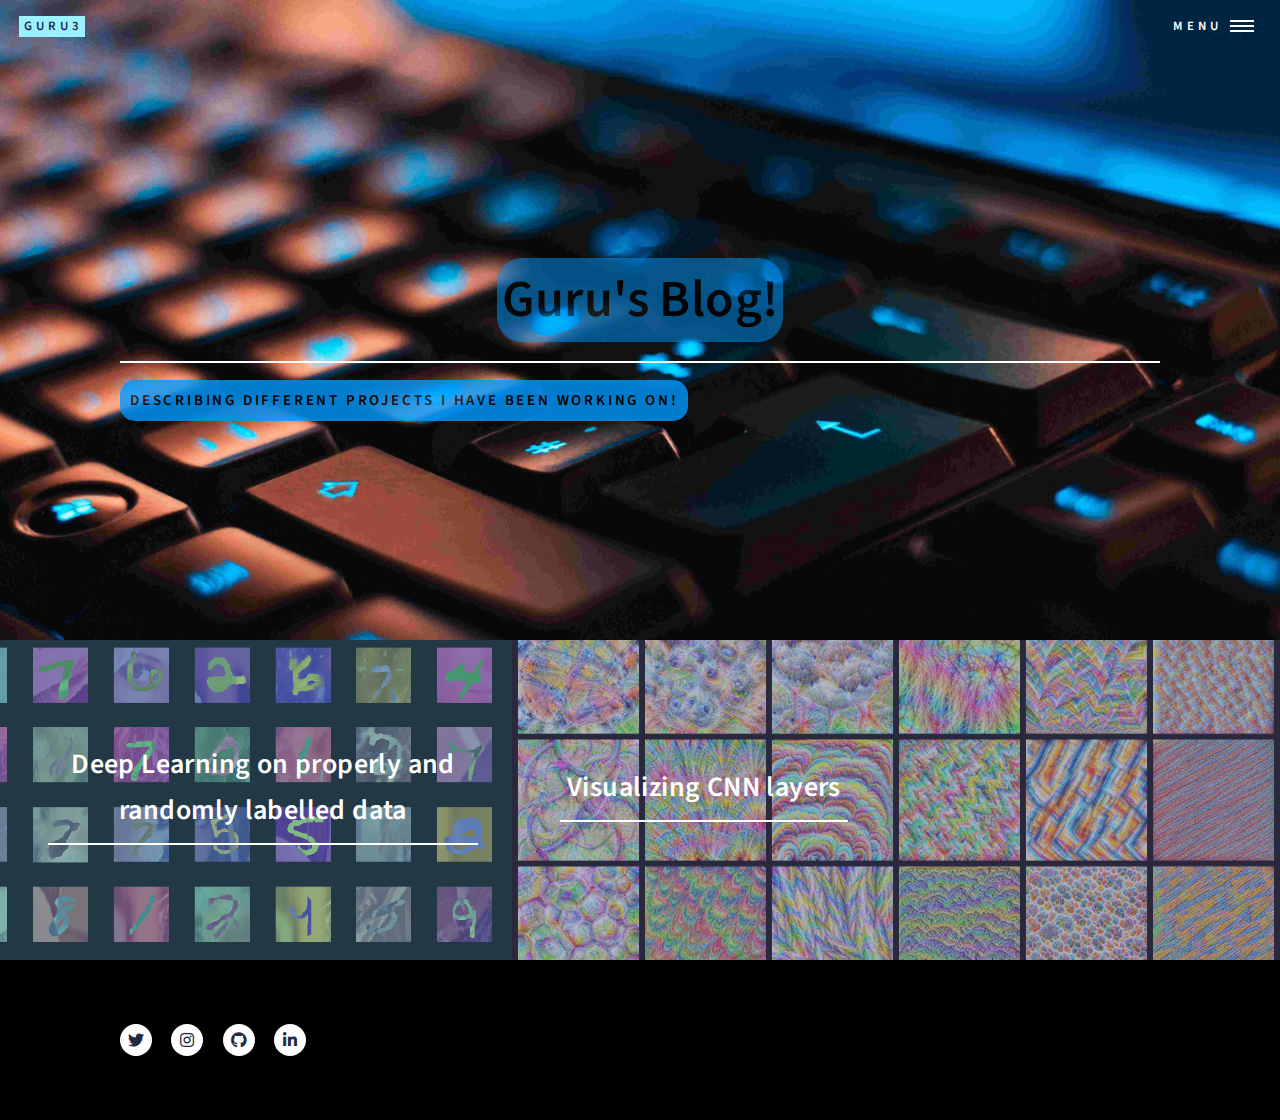
<file: index.html>
<!DOCTYPE HTML>
<!--
	Forty by HTML5 UP
	html5up.net | @ajlkn
	Free for personal and commercial use under the CCA 3.0 license (html5up.net/license)
-->
<html>
	<head>
		<title>Guru's blog</title>
		<meta charset="utf-8" />
		<meta name="viewport" content="width=device-width, initial-scale=1, user-scalable=no" />
		<link rel="stylesheet" href="assets/css/main.css" />
		<noscript><link rel="stylesheet" href="assets/css/noscript.css" /></noscript>
	</head>
	<body class="is-preload">

		<!-- Wrapper -->
			<div id="wrapper">

				<!-- Header -->
					<header id="header" style='background-color:inherit' class="alt">
						<a href="index.html" class="logo"><strong>guru3</strong></a>
						<nav>
							<a href="#menu">Menu</a>
						</nav>
					</header>

				<!-- Menu -->
					<nav id="menu">
						<ul class="links">
							<li><a href="index.html">Home</a></li>
							<li><a href="projects.html">Projects</a></li>
							<li><a href="thoughts.html">Thoughts</a></li>
							<li><a href="about.html">About</a></li>
						</ul>
					</nav>

				<!-- Banner -->
					<section id="banner" class="major">
						<div class="inner">
							<header class="major">
								<h1><span style='background-color:#0099FF;opacity:0.5;color:black;padding:5px;border-radius:25px;'>Guru's Blog!</span></h1>
								<p><span style='background-color:#0099FF;color:black;padding:10px;opacity:0.8;color:black;font-size:15px;border-radius:15px'>Describing different projects I have been working on!</span></p>
							</header>
						</div>
					</section>

				<!-- Main -->
					<div id="main">
						<!-- One -->
							<section id="one" class="tiles" style="background-color:black">
								<article>
									<span class="image">
										<img src="images/project1/mnist.png" alt="" />
									</span>
									<header class="major">
										<h3><a href="NN_about_learning.html" class="link">
											Deep Learning on properly and randomly labelled data</a></h3>
									</header>
								</article>
								<article>
									<span class="image">
										<img src="images/project2/cnnlayer.jpg" alt="" />
									</span>
									<header class="major">
										<h3><a href="visualzingCNNLayers.html" class="link">Visualizing CNN layers</a></h3>
									</header>
								</article>

							</section>

					</div>

				<!-- Footer -->
					<footer id="footer" style='background-color:black'>
						<div class="inner">
							<ul class="icons">
								<li><a href="https://www.twitter.com/guru3s" class="icon brands alt fa-twitter"><span class="label">Twitter</span></a></li>
								<li><a href="https://www.instagram.com/guru3s" class="icon brands alt fa-instagram"><span class="label">Instagram</span></a></li>
								<li><a href="https://www.github.com/guru3" class="icon brands alt fa-github"><span class="label">GitHub</span></a></li>
								<li><a href="https://www.linkedin.com/in/guru3s" class="icon brands alt fa-linkedin-in"><span class="label">LinkedIn</span></a></li>
							</ul>
						</div>
					</footer>

			</div>

		<!-- Scripts -->
			<script src="assets/js/jquery.min.js"></script>
			<script src="assets/js/jquery.scrolly.min.js"></script>
			<script src="assets/js/jquery.scrollex.min.js"></script>
			<script src="assets/js/browser.min.js"></script>
			<script src="assets/js/breakpoints.min.js"></script>
			<script src="assets/js/util.js"></script>
			<script src="assets/js/main.js"></script>

	</body>
</html>
</file>
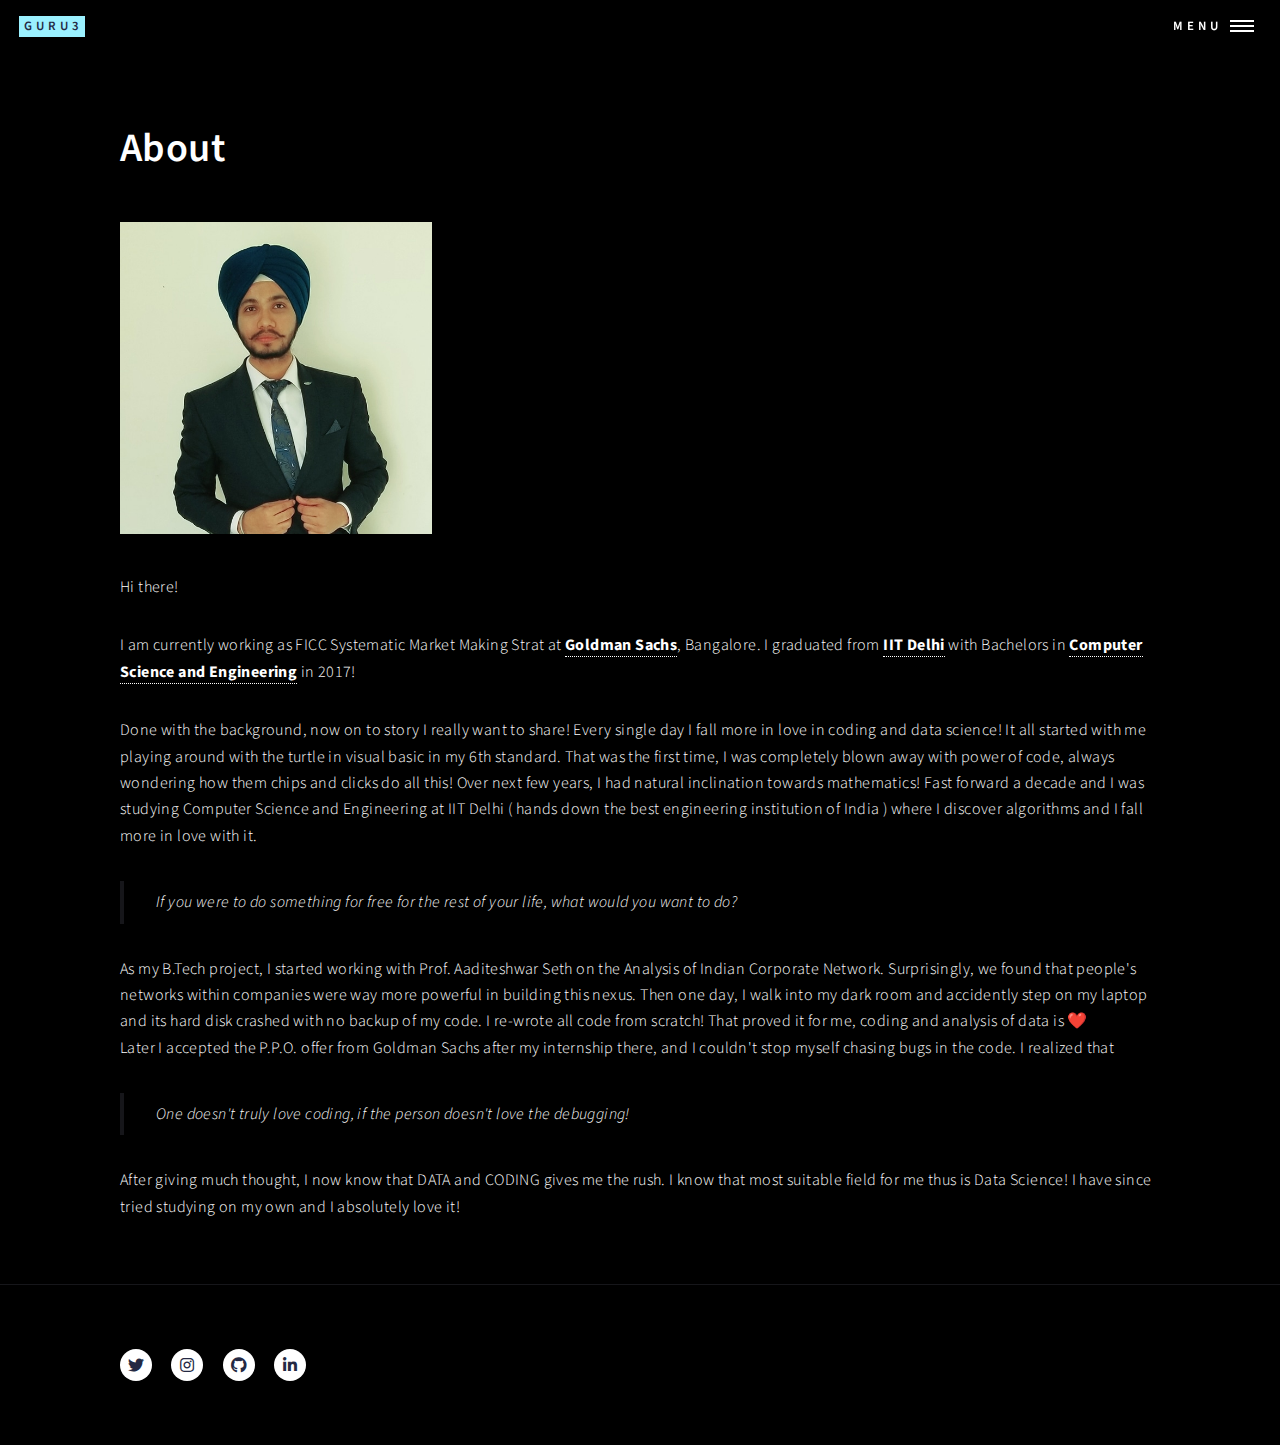
<file: about.html>
<!DOCTYPE HTML>

<html>
	<head>
		<title>About | Guru's blog</title>
		<meta charset="utf-8" />
		<meta name="viewport" content="width=device-width, initial-scale=1, user-scalable=no" />
		<link rel="stylesheet" href="assets/css/main.css" />
		<noscript><link rel="stylesheet" href="assets/css/noscript.css" /></noscript>
	</head>
	<body class="is-preload">

		<!-- Wrapper -->
			<div id="wrapper" style='background-color:black'>

				<!-- Header -->
					<header id="header" style='background-color:inherit'>
						<a href="index.html" class="logo"><strong>guru3</strong> </a>
						<nav>
							<a href="#menu">Menu</a>
						</nav>
					</header>

				<!-- Menu -->
					<nav id="menu">
						<ul class="links">
							<li><a href="index.html">Home</a></li>
							<li><a href="projects.html">Projects</a></li>
							<li><a href="thoughts.html">Thoughts</a></li>
							<li><a href="about.html">About</a></li>
						</ul>
					</nav>

				<!-- Main -->
					<div id="main" class="alt" style='background-color:black'>

						<!-- One -->
							<section id="one">
								<div class="inner">
									<h1 style='color:white'>About</h1>
									
									<span class="image main"><img src="images/mypic.jpg" alt="" /></span>
									<p>Hi there!</p>
									<p>I am currently working as FICC Systematic Market Making Strat at <a href="https://www.goldmansachs.com/"><span style='font-weight:bold'>Goldman Sachs</span></a>, Bangalore. I graduated from <a href="https://home.iitd.ac.in/"><span style='font-weight:bold'>IIT Delhi</span></a> with Bachelors in <a href="http://www.cse.iitd.ac.in/"><span style='font-weight:bold'>Computer Science and Engineering</span></a> in 2017!</p>
									<p>Done with the background, now on to story I really want to share! Every single day I fall more in love in coding and data science! It all started with me playing around with the turtle in visual basic in my 6th standard. That was the first time, I was completely blown away with power of code, always wondering how them chips and clicks do all this! Over next few years, I had natural inclination towards mathematics! Fast forward a decade and I was studying Computer Science and Engineering at IIT Delhi ( hands down the best engineering institution of India ) where I discover algorithms and I fall more in love with it.</p>
									<blockquote>If you were to do something for free for the rest of your life, what would you want to do?</blockquote>
									<p>As my B.Tech project, I started working with Prof. Aaditeshwar Seth on the Analysis of Indian Corporate Network. Surprisingly, we found that people's networks within companies were way 
									more powerful in building this nexus. Then one day, I walk into my dark room and accidently step on my laptop and its hard disk crashed with no backup of my code. I re-wrote all code from scratch! That proved it for me, coding and analysis of data is ❤️</br>
									Later I accepted the P.P.O. offer from Goldman Sachs after my internship there, and I couldn't stop myself chasing bugs in the code. I realized that
									<blockquote>One doesn't truly love coding, if the person doesn't love the debugging!</blockquote>
									<p>After giving much thought, I now know that DATA and CODING gives me the rush. I know that most suitable field for me thus is Data Science! I have since tried studying on my own and I absolutely love it!</p>
								</div>
							</section>

					</div>

				
				<!-- Footer -->
				<footer id="footer" style='background-color:black'>
					<div class="inner">
						<ul class="icons">
							<li><a href="https://www.twitter.com/guru3s" class="icon brands alt fa-twitter"><span class="label">Twitter</span></a></li>
							<li><a href="https://www.instagram.com/guru3s" class="icon brands alt fa-instagram"><span class="label">Instagram</span></a></li>
							<li><a href="https://www.github.com/guru3" class="icon brands alt fa-github"><span class="label">GitHub</span></a></li>
							<li><a href="https://www.linkedin.com/in/guru3s" class="icon brands alt fa-linkedin-in"><span class="label">LinkedIn</span></a></li>
						</ul>
					</div>
				</footer>

			</div>

		<!-- Scripts -->
			<script src="assets/js/jquery.min.js"></script>
			<script src="assets/js/jquery.scrolly.min.js"></script>
			<script src="assets/js/jquery.scrollex.min.js"></script>
			<script src="assets/js/browser.min.js"></script>
			<script src="assets/js/breakpoints.min.js"></script>
			<script src="assets/js/util.js"></script>
			<script src="assets/js/main.js"></script>

	</body>
</html>
</file>
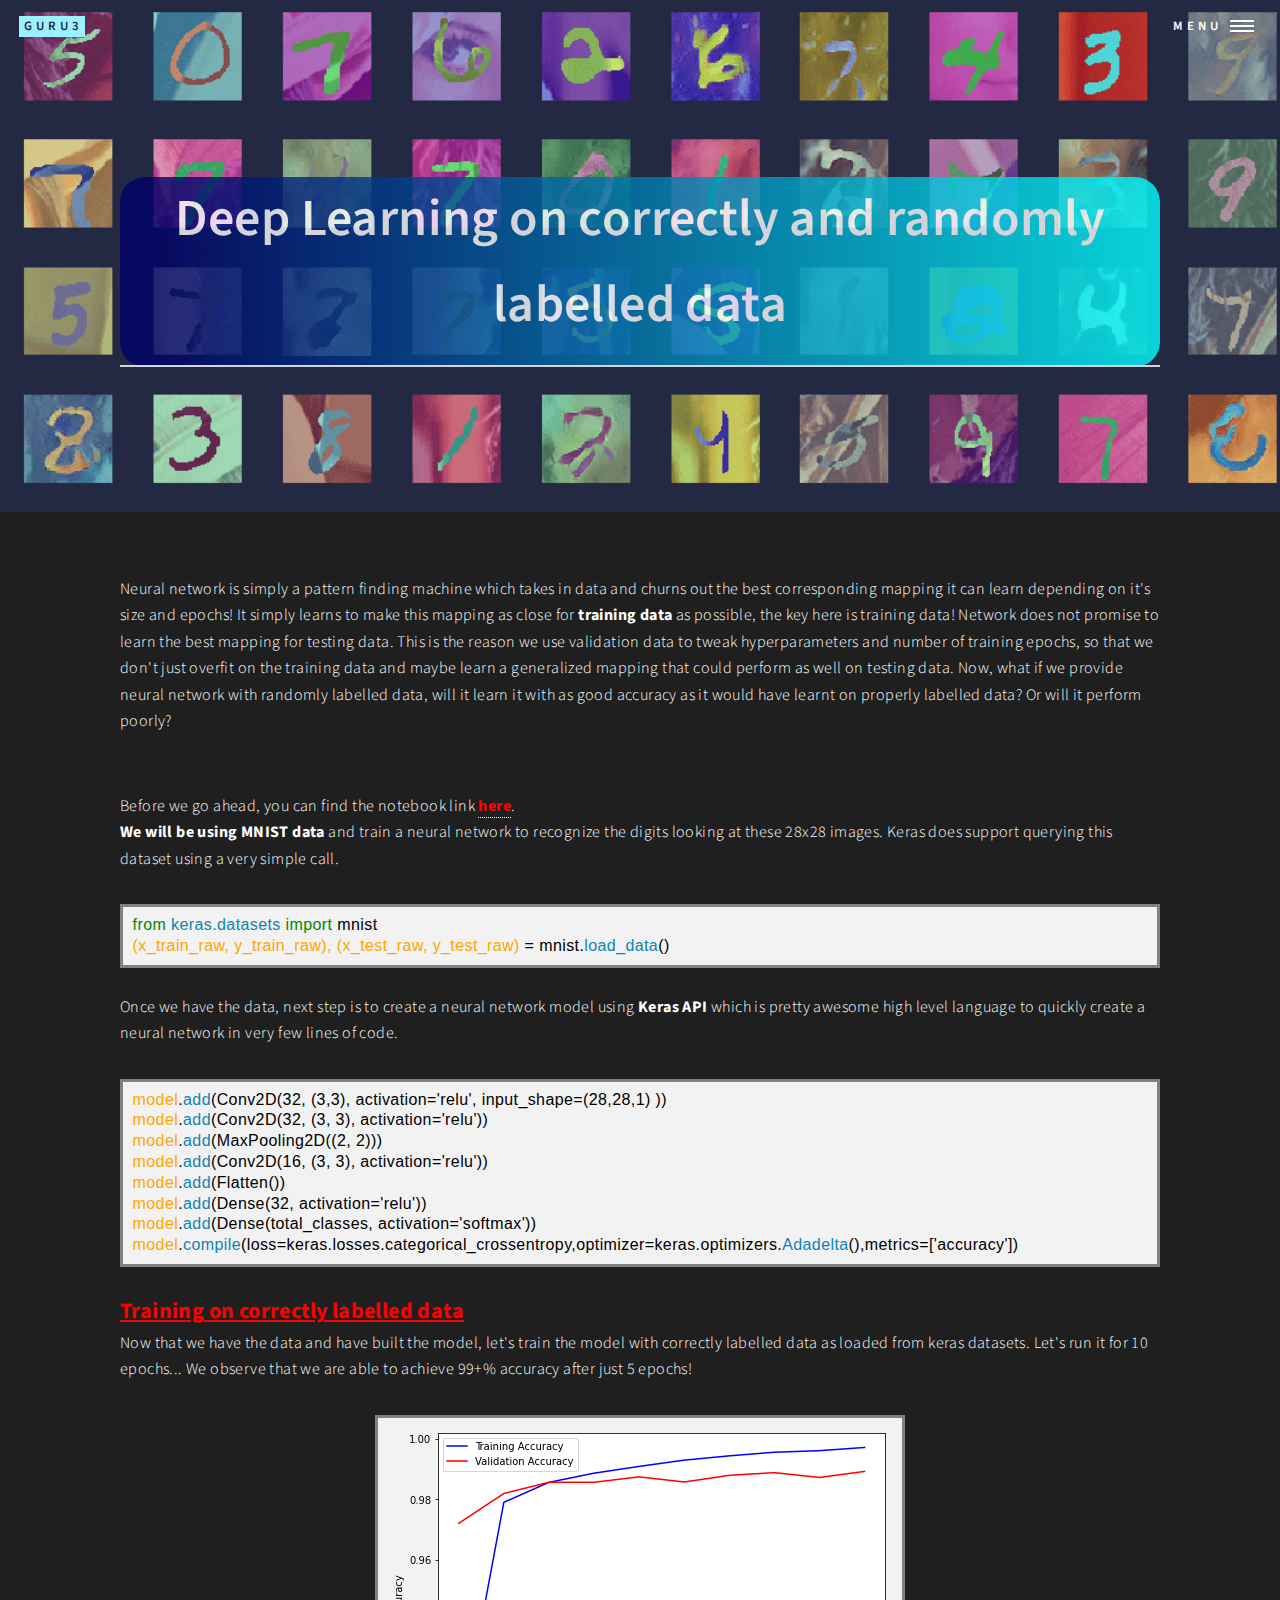
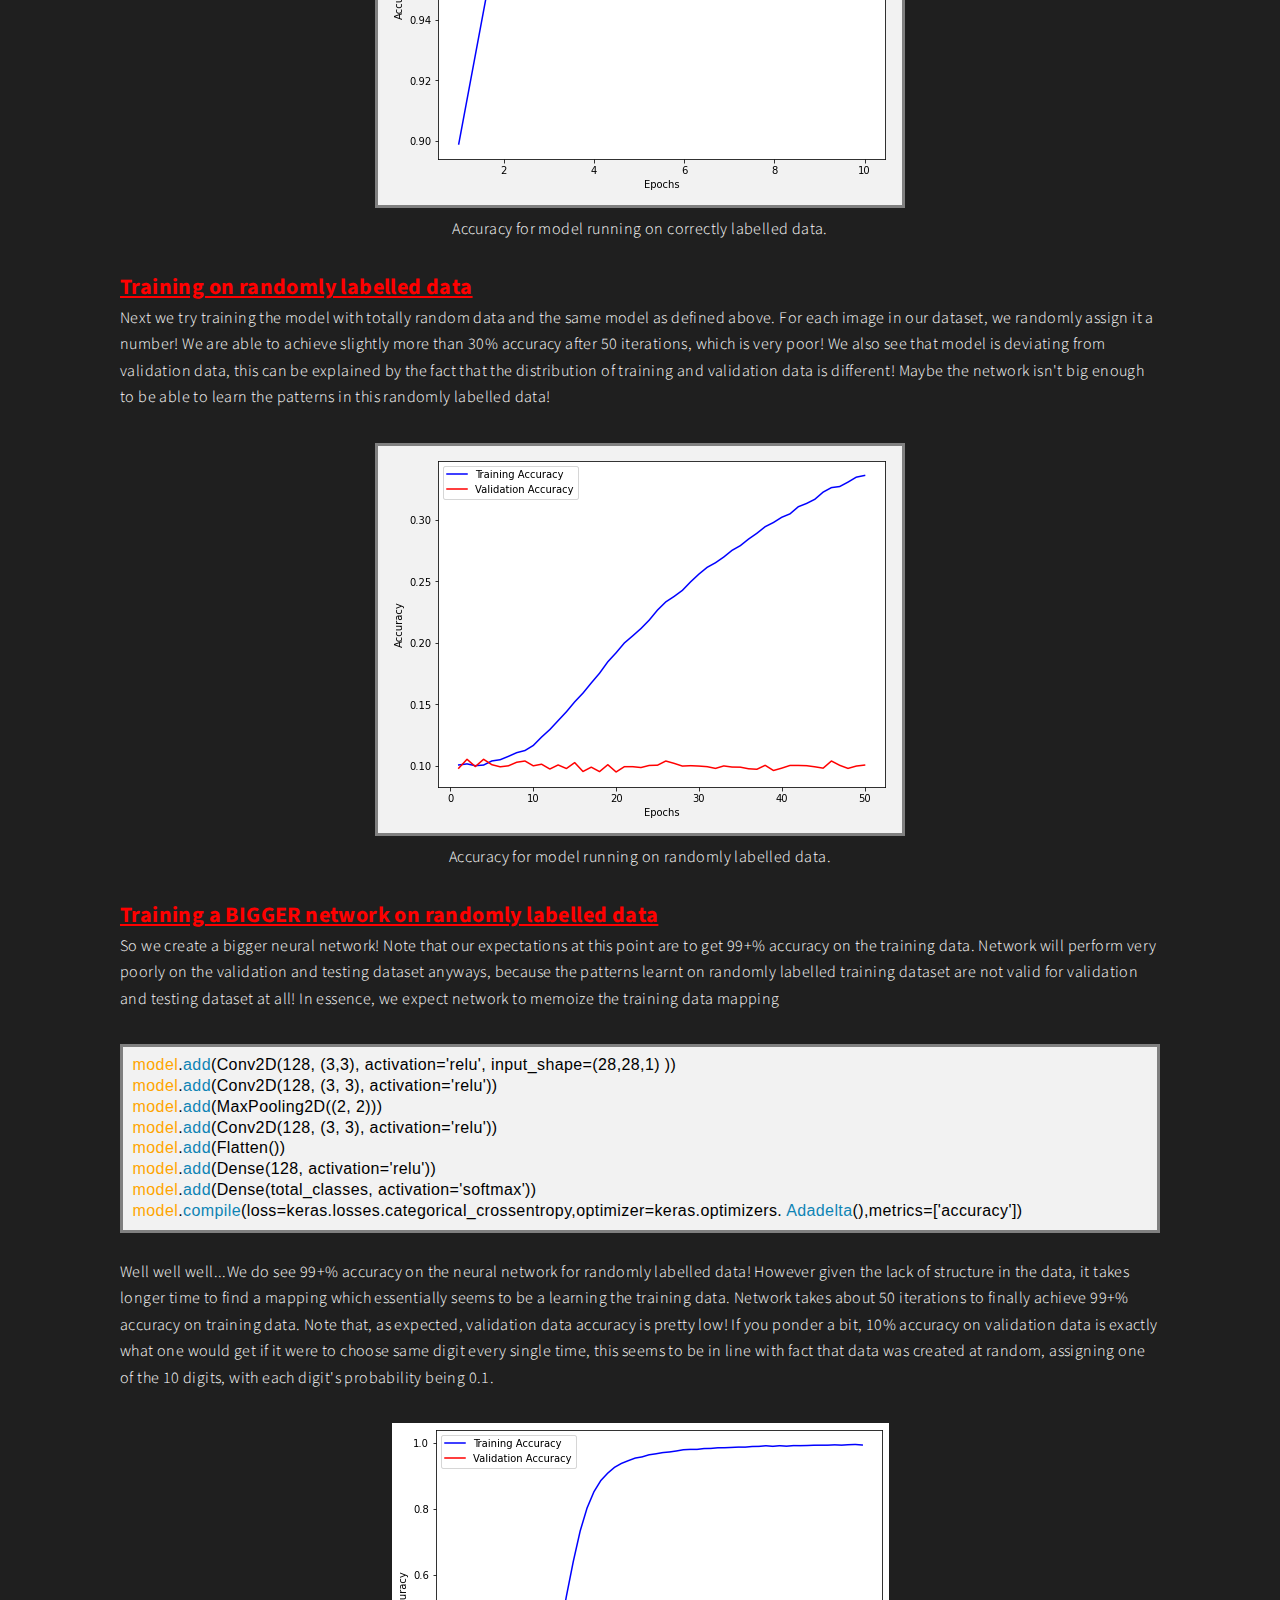
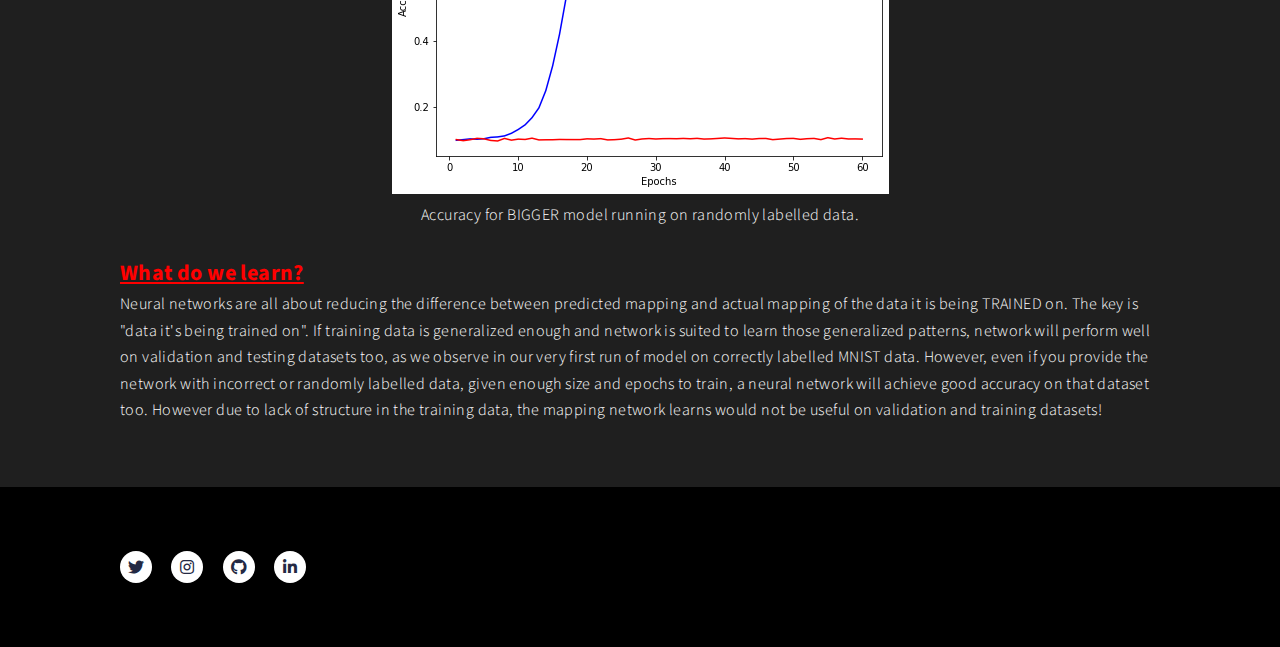
<file: NN_about_learning.html>
<!DOCTYPE HTML>
<!--
	Forty by HTML5 UP
	html5up.net | @ajlkn
	Free for personal and commercial use under the CCA 3.0 license (html5up.net/license)
-->
<html>
	<head>
		<title>Deep Learning on properly and randomly labelled data</title>
		<meta charset="utf-8" />
		<meta name="viewport" content="width=device-width, initial-scale=1, user-scalable=no" />
		<link rel="stylesheet" href="assets/css/main.css" />    
	<noscript><link rel="stylesheet" href="assets/css/noscript.css" /></noscript>
	</head>
	<body class="is-preload">

		<!-- Wrapper -->
			<div id="wrapper">

				<!-- Header -->
				<!-- Note: The "styleN" class below should match that of the banner element. -->
					<header id="header" style='background-color:inherit' class="alt style2;">
						<a href="index.html" class="logo"><strong>guru3</strong></a>
						<nav>
							<a href="#menu">Menu</a>
						</nav>
					</header>

				<!-- Menu -->
					<nav id="menu">
						<ul class="links">
							<li><a href="index.html">Home</a></li>
							<li><a href="projects.html">Projects</a></li>
							<li><a href="thoughts.html">Thoughts</a></li>
							<li><a href="about.html">About</a></li>
						</ul>
					</nav>

				<!-- Banner -->
				<!-- Note: The "styleN" class below should match that of the header element. -->
					<section id="banner" class="style2">
						<div class="inner">
							<span class="image">
								<img src="images/project1/mnist.png" alt=""/>
							</span>
							<header class="major" style='background:linear-gradient(to left, #00ffff 0%, #000066 97%);border-radius:25px;opacity:0.8'>
								<h1>Deep Learning on correctly and randomly labelled data</h1>
							</header>
						</div>
					</section>

				<!-- Main -->
					<div id="main" style='background:#1F1F1F;color:white'>

						<!-- One -->
							<section id="one">
								<div class="inner">
									<p>Neural network is simply a pattern finding machine which takes in data and churns out the best corresponding mapping it can learn depending on it's size and epochs! It simply learns to make this mapping as close for <span class=emphasizedtext>training data</span> as possible, the key here is training data! Network does not promise to learn the best mapping for testing data. This is the reason we use validation data to tweak hyperparameters and number of training epochs, so that we don't just overfit on the training data and maybe learn a generalized mapping that could perform as well on testing data. Now, what if we provide neural network with randomly labelled data, will it learn it with as good accuracy as it would have learnt on properly labelled data? Or will it perform poorly?</p>
									</br>

									<p>Before we go ahead, you can find the notebook link <a href="https://github.com/guru3/ML-Insights/blob/master/3.%20Deep%20Learning%20on%20properly%20and%20randomly%20labelled%20data.ipynb"><span style='color:red;font-weight:bold'>here</span></a>.</br>

									<span class=emphasizedtext>We will be using MNIST data</span> and train a neural network to recognize the digits looking at these 28x28 images. Keras does support querying this dataset using a very simple call.
									
									<div class=codeBlock>
									<span class=codeKeyword>from</span> <span class=codeFunction>keras.datasets</span> <span class=codeKeyword>import</span> mnist</br>
									<span class=codeVariable>(x_train_raw, y_train_raw), (x_test_raw, y_test_raw)</span><span class=codeGeneral> = mnist.<span class=codeFunction>load_data</span>()</span>
									</div></br>
									
									Once we have the data, next step is to create a neural network model using <span class=emphasizedtext>Keras API</span> which is pretty awesome high level language to quickly create a neural network in very few lines of code.</br></p>

									<p>
										<div class=codeBlock>
										<span class=codeVariable>model</span>.<span class=codeFunction>add</span>(Conv2D(32, (3,3), activation='relu', input_shape=(28,28,1) ))</br>
										<span class=codeVariable>model</span>.<span class=codeFunction>add</span>(Conv2D(32, (3, 3), activation='relu'))</br>
										<span class=codeVariable>model</span>.<span class=codeFunction>add</span>(MaxPooling2D((2, 2)))</br>
										<span class=codeVariable>model</span>.<span class=codeFunction>add</span>(Conv2D(16, (3, 3), activation='relu'))</br>
										<span class=codeVariable>model</span>.<span class=codeFunction>add</span>(Flatten())</br>
										<span class=codeVariable>model</span>.<span class=codeFunction>add</span>(Dense(32, activation='relu'))</br>
										<span class=codeVariable>model</span>.<span class=codeFunction>add</span>(Dense(total_classes, activation='softmax'))</br>
										<span class=codeVariable>model</span>.<span class=codeFunction>compile</span>(loss=keras.losses.categorical_crossentropy,optimizer=keras.optimizers.<span class=codeFunction>Adadelta</span>(),metrics=['accuracy'])</br>
										</div></br>

										<span class=subsectionHeader>Training on correctly labelled data</span></br>
										Now that we have the data and have built the model, let's train the model with correctly labelled data as loaded from keras datasets. Let's run it for 10 epochs...
										We observe that we are able to achieve 99+% accuracy after just 5 epochs!
									</p>
								
								 <figure>
  								<center><img src="images/project1/graph1.png" alt="Accuracy graph using correct data" class=plot>
  								<figcaption>Accuracy for model running on correctly labelled data.</figcaption></center></br>
								</figure> 


								<p>
								<span class=subsectionHeader>Training on randomly labelled data</span></br>
									Next we try training the model with totally random data and the same model as defined above. For each image in our dataset, we randomly assign it a number! We are able to achieve slightly more than 30% accuracy after 50 iterations, which is very poor! We also see that model is deviating from validation data, this can be explained by the fact that the distribution of training and validation data is different! Maybe the network isn't big enough to be able to learn the patterns in this randomly labelled data!</p>
								<figure>
  								<center><img src="images/project1/graph2.png" alt="Accuracy graph using randomly labelled data" class=plot>
								<figcaption>Accuracy for model running on randomly labelled data.</figcaption></center></br>
								</figure> 

								<p>
									<span class=subsectionHeader>Training a BIGGER network on randomly labelled data</span></br>
									So we create a bigger neural network! Note that our expectations at this point are to get 99+% accuracy on the training data. Network will perform very poorly on the validation and testing dataset anyways, because the patterns learnt on randomly labelled training dataset are not valid for validation and testing dataset at all! In essence, we expect network to memoize the training data mapping</p>
									<div class=codeBlock>
									<span class=codeVariable>model</span>.<span class=codeFunction>add</span>(Conv2D(128, (3,3), activation='relu', input_shape=(28,28,1) ))</br>
									<span class=codeVariable>model</span>.<span class=codeFunction>add</span>(Conv2D(128, (3, 3), activation='relu'))</br>
									<span class=codeVariable>model</span>.<span class=codeFunction>add</span>(MaxPooling2D((2, 2)))</br>
									<span class=codeVariable>model</span>.<span class=codeFunction>add</span>(Conv2D(128, (3, 3), activation='relu'))</br>
									<span class=codeVariable>model</span>.<span class=codeFunction>add</span>(Flatten())</br>
									<span class=codeVariable>model</span>.<span class=codeFunction>add</span>(Dense(128, activation='relu'))</br>
									<span class=codeVariable>model</span>.<span class=codeFunction>add</span>(Dense(total_classes, activation='softmax'))</br>
									<span class=codeVariable>model</span>.<span class=codeFunction>compile</span>(loss=keras.losses.categorical_crossentropy,optimizer=keras.optimizers.<span class=codeFunction>	Adadelta</span>(),metrics=['accuracy'])</br>
									</div></br>

								<p> Well well well...We do see 99+% accuracy on the neural network for randomly labelled data! However given the lack of structure in the data, it takes longer time to find a mapping which essentially seems to be a learning the training data. Network takes about 50 iterations to finally achieve 99+% accuracy on training data. Note that, as expected, validation data accuracy is pretty low! If you ponder a bit, 10% accuracy on validation data is exactly what one would get if it were to choose same digit every single time, this seems to be in line with fact that data was created at random, assigning one of the 10 digits, with each digit's probability being 0.1.</p>
								<figure>
  								<center><img src="images/project1/graph3.png" alt="Accuracy graph using randomly labelled data" style='background-color:white;'>
								<figcaption>Accuracy for BIGGER model running on randomly labelled data.</figcaption></center></br>
								</figure> 
			
								<p> <span class=subsectionHeader>What do we learn?</span></br>
								Neural networks are all about reducing the difference between predicted mapping and actual mapping of the data it is being TRAINED on. The key is "data it's being trained on". If training data is generalized enough and network is suited to learn those generalized patterns, network will perform well on validation and testing datasets too, as we observe in our very first run of model on correctly labelled MNIST data. However, even if you provide the network with incorrect or randomly labelled data, given enough size and epochs to train, a neural network will achieve good accuracy on that dataset too. However due to lack of structure in the training data, the mapping network learns would not be useful on validation and training datasets!
								</div>
							</section>


					</div>

				<!-- Footer -->
					<footer id="footer" style='background-color:black'>
						<div class="inner">
							<ul class="icons">
								<li><a href="https://www.twitter.com/guru3s" class="icon brands alt fa-twitter"><span class="label">Twitter</span></a></li>
								<li><a href="https://www.instagram.com/guru3s" class="icon brands alt fa-instagram"><span class="label">Instagram</span></a></li>
								<li><a href="https://www.github.com/guru3" class="icon brands alt fa-github"><span class="label">GitHub</span></a></li>
								<li><a href="https://www.linkedin.com/in/guru3s" class="icon brands alt fa-linkedin-in"><span class="label">LinkedIn</span></a></li>
							</ul>
						</div>
					</footer>

			</div>

		<!-- Scripts -->
			<script src="assets/js/jquery.min.js"></script>
			<script src="assets/js/jquery.scrolly.min.js"></script>
			<script src="assets/js/jquery.scrollex.min.js"></script>
			<script src="assets/js/browser.min.js"></script>
			<script src="assets/js/breakpoints.min.js"></script>
			<script src="assets/js/util.js"></script>
			<script src="assets/js/main.js"></script>

	</body>
</html>
</file>
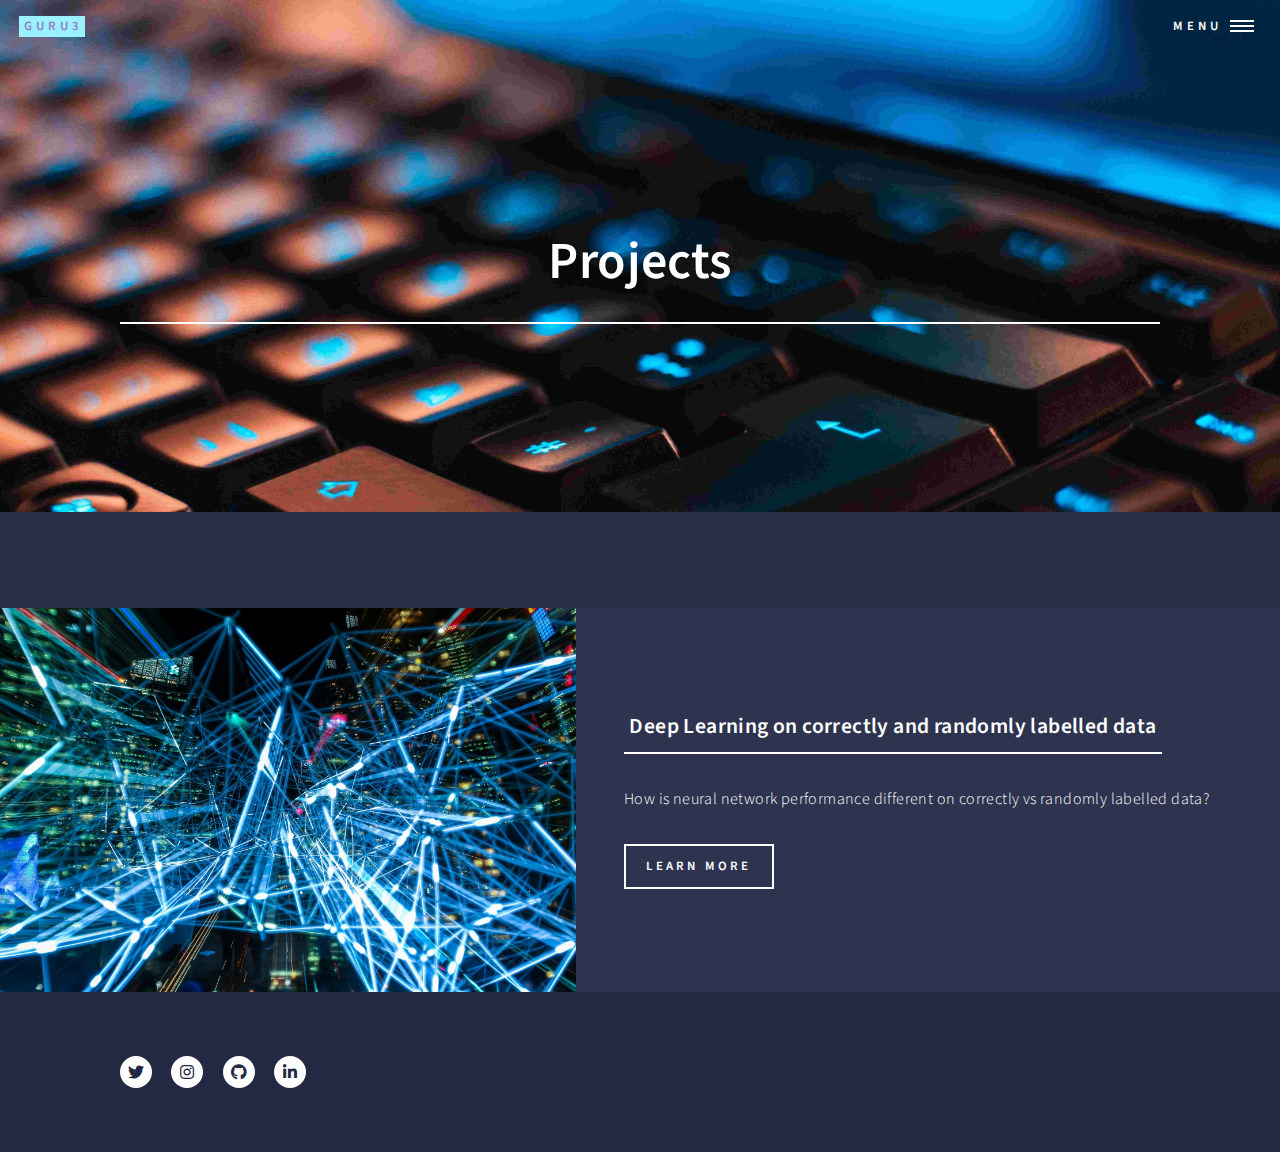
<file: projects.html>
<!DOCTYPE HTML>
<!--
	Forty by HTML5 UP
	html5up.net | @ajlkn
	Free for personal and commercial use under the CCA 3.0 license (html5up.net/license)
-->
<html>
	<head>
		<title>Projects | Guru's blog</title>
		<meta charset="utf-8" />
		<meta name="viewport" content="width=device-width, initial-scale=1, user-scalable=no" />
		<link rel="stylesheet" href="assets/css/main.css" />
		<noscript><link rel="stylesheet" href="assets/css/noscript.css" /></noscript>
	</head>
	<body class="is-preload">

		<!-- Wrapper -->
			<div id="wrapper">

				<!-- Header -->
				<!-- Note: The "styleN" class below should match that of the banner element. -->
					<header id="header" class="alt style2">
						<a href="index.html" class="logo"><strong>guru3</strong></a>
						<nav>
							<a href="#menu">Menu</a>
						</nav>
					</header>

				<!-- Menu -->
					<nav id="menu">
						<ul class="links">
							<li><a href="index.html">Home</a></li>
							<li><a href="projects.html">Projects</a></li>
							<li><a href="thoughts.html">Thoughts</a></li>
							<li><a href="about.html">About</a></li>
						</ul>
					</nav>

				<!-- Banner -->
				<!-- Note: The "styleN" class below should match that of the header element. -->
					<section id="banner" class="style1">
						<div class="inner">
							<span class="image">
								<img src="images/projects.jpg" alt="" />
							</span>
							<header class="major">
								<h1>Projects</h1>
							</header>
						</div>
					</section>

				<!-- Main -->
					<div id="main">

						<section id="one"><div class="inner"></div></section>

							<section id="two" class="spotlights">
								
								<section>
									<a href="NN_about_learning.html" class="image">
										<img src="images/pic07.jpg" alt="" data-position="center center" />
									</a>
									<div class="content">
										<div class="inner">
											<header class="major">
												<h3>Deep Learning on correctly and randomly labelled data</h3>
											</header>
											<p>How is neural network performance different on correctly vs randomly labelled data?</p>
											<ul class="actions">
												<li><a href="NN_about_learning.html" class="button">Learn more</a></li>
											</ul>
										</div>
									</div>
								</section>

								<!-- <section>
									<a href="project2.html" class="image">
										<img src="images/pic09.jpg" alt="" data-position="top center" />
									</a>
									<div class="content">
										<div class="inner">
											<header class="major">
												<h3>Rhoncus magna</h3>
											</header>
											<p>Nullam et orci eu lorem consequat tincidunt vivamus et sagittis magna sed nunc rhoncus condimentum sem. In efficitur ligula tate urna. Maecenas massa sed magna lacinia magna pellentesque lorem ipsum dolor. Nullam et orci eu lorem consequat tincidunt. Vivamus et sagittis tempus.</p>
											<ul class="actions">
												<li><a href="project2.html" class="button">Learn more</a></li>
											</ul>
										</div>
									</div>
								</section> -->

							</section>

					</div>

					<!-- Footer -->
					<footer id="footer">
						<div class="inner">
							<ul class="icons">
								<li><a href="https://www.twitter.com/guru3s" class="icon brands alt fa-twitter"><span class="label">Twitter</span></a></li>
								<li><a href="https://www.instagram.com/guru3s" class="icon brands alt fa-instagram"><span class="label">Instagram</span></a></li>
								<li><a href="https://www.github.com/guru3" class="icon brands alt fa-github"><span class="label">GitHub</span></a></li>
								<li><a href="https://www.linkedin.com/in/guru3s" class="icon brands alt fa-linkedin-in"><span class="label">LinkedIn</span></a></li>
							</ul>
						</div>
					</footer>

			</div>

		<!-- Scripts -->
			<script src="assets/js/jquery.min.js"></script>
			<script src="assets/js/jquery.scrolly.min.js"></script>
			<script src="assets/js/jquery.scrollex.min.js"></script>
			<script src="assets/js/browser.min.js"></script>
			<script src="assets/js/breakpoints.min.js"></script>
			<script src="assets/js/util.js"></script>
			<script src="assets/js/main.js"></script>

	</body>
</html>
</file>
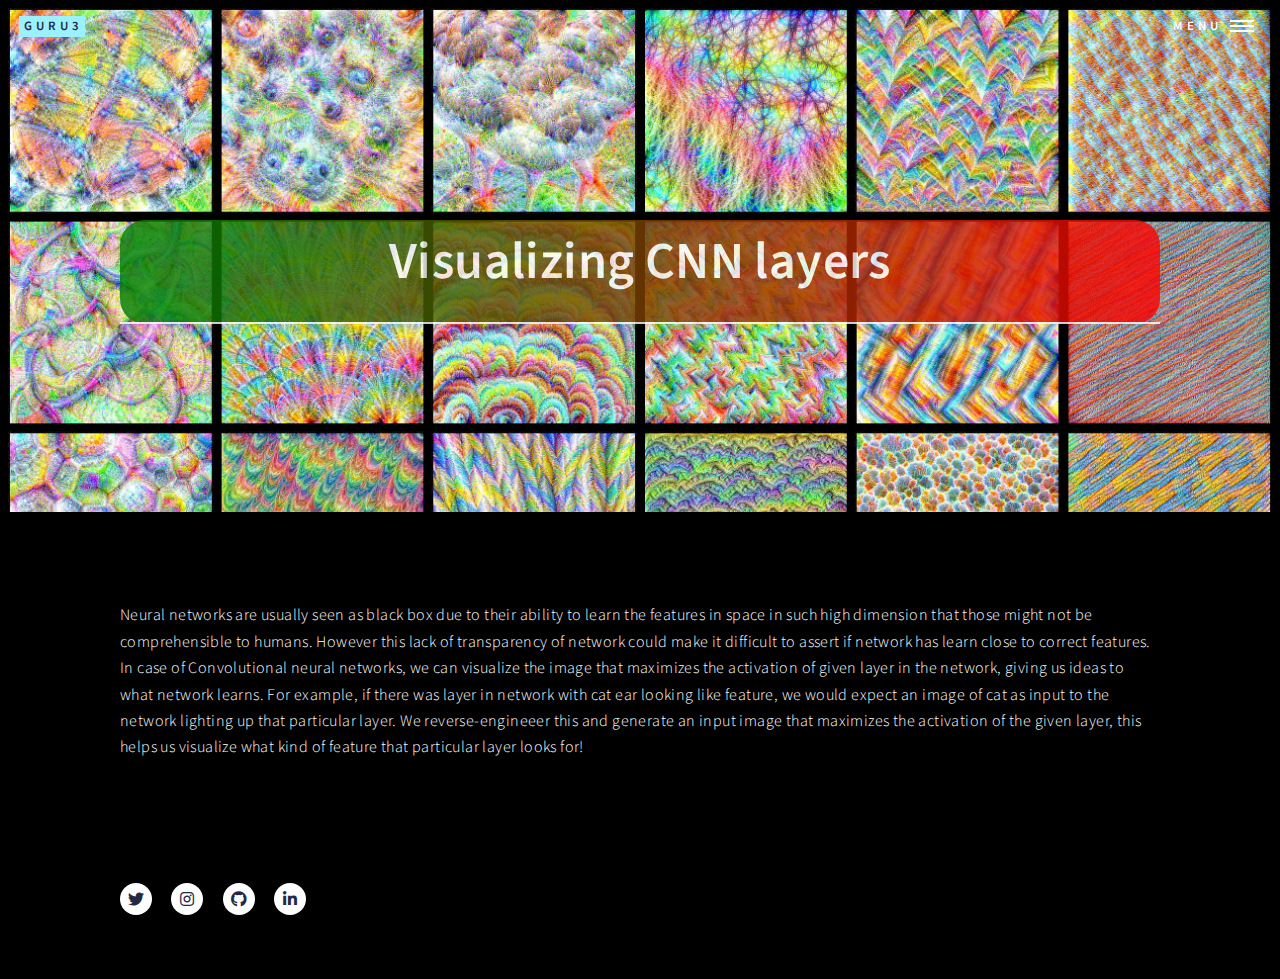
<file: visualzingCNNLayers.html>
<!DOCTYPE HTML>
<!--
	Forty by HTML5 UP
	html5up.net | @ajlkn
	Free for personal and commercial use under the CCA 3.0 license (html5up.net/license)
-->
<html>
	<head>
		<title>Deep Learning on properly and randomly labelled data</title>
		<meta charset="utf-8" />
		<meta name="viewport" content="width=device-width, initial-scale=1, user-scalable=no" />
		<link rel="stylesheet" href="assets/css/main.css" />    
	<noscript><link rel="stylesheet" href="assets/css/noscript.css" /></noscript>
	</head>
	<body class="is-preload">

		<!-- Wrapper -->
			<div id="wrapper">

				<!-- Header -->
				<!-- Note: The "styleN" class below should match that of the banner element. -->
					<header id="header" style='background-color:inherit' class="alt style2;">
						<a href="index.html" class="logo"><strong>guru3</strong></a>
						<nav>
							<a href="#menu">Menu</a>
						</nav>
					</header>

				<!-- Menu -->
					<nav id="menu">
						<ul class="links">
							<li><a href="index.html">Home</a></li>
							<li><a href="projects.html">Projects</a></li>
							<li><a href="thoughts.html">Thoughts</a></li>
							<li><a href="about.html">About</a></li>
						</ul>
					</nav>

				<!-- Banner -->
				<!-- Note: The "styleN" class below should match that of the header element. -->
					<section id="banner" class="style2">
						<div class="inner">
							<span class="image">
								<img src="images/project2/cnnlayer.jpg" alt="" />
							</span>
							<header class="major" style='background:linear-gradient(to left, red 0%, green 97%);border-radius:25px;opacity:0.8'>
								<h1>Visualizing CNN layers</h1>
							</header>
						</div>
					</section>

				<!-- Main -->
					<div id="main" style='background:black;'>

						<!-- One -->
							<section id="one">
								<div class="inner">
									</br>
									Neural networks are usually seen as black box due to their ability to learn the features in space in such high dimension that those might not be comprehensible to humans. However this lack of transparency of network could make it difficult to assert if network has learn close to correct features. In case of Convolutional neural networks, we can visualize the image that maximizes the activation of given layer in the network, giving us ideas to what network learns. For example, if there was layer in network with cat ear looking like feature, we would expect an image of cat as input to the network lighting up that particular layer. We reverse-engineeer this and generate an input image that maximizes the activation of the given layer, this helps us visualize what kind of feature that particular layer looks for!
									</br></br>
								</div>
							</section>


					</div>

				<!-- Footer -->
					<footer id="footer" style='background-color:black'>
						<div class="inner">
							<ul class="icons">
								<li><a href="https://www.twitter.com/guru3s" class="icon brands alt fa-twitter"><span class="label">Twitter</span></a></li>
								<li><a href="https://www.instagram.com/guru3s" class="icon brands alt fa-instagram"><span class="label">Instagram</span></a></li>
								<li><a href="https://www.github.com/guru3" class="icon brands alt fa-github"><span class="label">GitHub</span></a></li>
								<li><a href="https://www.linkedin.com/in/guru3s" class="icon brands alt fa-linkedin-in"><span class="label">LinkedIn</span></a></li>
							</ul>
						</div>
					</footer>

			</div>

		<!-- Scripts -->
			<script src="assets/js/jquery.min.js"></script>
			<script src="assets/js/jquery.scrolly.min.js"></script>
			<script src="assets/js/jquery.scrollex.min.js"></script>
			<script src="assets/js/browser.min.js"></script>
			<script src="assets/js/breakpoints.min.js"></script>
			<script src="assets/js/util.js"></script>
			<script src="assets/js/main.js"></script>

	</body>
</html>
</file>
<file: assets/css/noscript.css>
/*
	Forty by HTML5 UP
	html5up.net | @ajlkn
	Free for personal and commercial use under the CCA 3.0 license (html5up.net/license)
*/

/* Banner */

	body.is-preload #banner:after {
		opacity: 0.85;
	}

	body.is-preload #banner > .inner {
		-moz-filter: none;
		-webkit-filter: none;
		-ms-filter: none;
		filter: none;
		-moz-transform: none;
		-webkit-transform: none;
		-ms-transform: none;
		transform: none;
		opacity: 1;
	}
</file>
<file: assets/css/main.css>
@import url(fontawesome-all.min.css);
@import url("https://fonts.googleapis.com/css?family=Source+Sans+Pro:300,300italic,600,600italic");

/*
	Forty by HTML5 UP
	html5up.net | @ajlkn
	Free for personal and commercial use under the CCA 3.0 license (html5up.net/license)
*/

html, body, div, span, applet, object,
iframe, h1, h2, h3, h4, h5, h6, p, blockquote,
pre, a, abbr, acronym, address, big, cite,
code, del, dfn, em, img, ins, kbd, q, s, samp,
small, strike, strong, sub, sup, tt, var, b,
u, i, center, dl, dt, dd, ol, ul, li, fieldset,
form, label, legend, table, caption, tbody,
tfoot, thead, tr, th, td, article, aside,
canvas, details, embed, figure, figcaption,
footer, header, hgroup, menu, nav, output, ruby,
section, summary, time, mark, audio, video {
	margin: 0;
	padding: 0;
	border: 0;
	font-size: 100%;
	font: inherit;
	vertical-align: baseline;}

article, aside, details, figcaption, figure,
footer, header, hgroup, menu, nav, section {
	display: block;}

body {
	line-height: 1;
}

ol, ul {
	list-style: none;
}

blockquote, q {
	quotes: none;
}

	blockquote:before, blockquote:after, q:before, q:after {
		content: '';
		content: none;
	}

table {
	border-collapse: collapse;
	border-spacing: 0;
}

body {
	-webkit-text-size-adjust: none;
}

mark {
	background-color: transparent;
	color: inherit;
}

input::-moz-focus-inner {
	border: 0;
	padding: 0;
}

input, select, textarea {
	-moz-appearance: none;
	-webkit-appearance: none;
	-ms-appearance: none;
	appearance: none;
}

/* Basic */

	@-ms-viewport {
		width: device-width;
	}

	body {
		-ms-overflow-style: scrollbar;
	}

	@media screen and (max-width: 480px) {

		html, body {
			min-width: 320px;
		}

	}

	html {
		box-sizing: border-box;
	}

	*, *:before, *:after {
		box-sizing: inherit;
	}

	body {
		background: #242943;
	}

		body.is-preload *, body.is-preload *:before, body.is-preload *:after {
			-moz-animation: none !important;
			-webkit-animation: none !important;
			-ms-animation: none !important;
			animation: none !important;
			-moz-transition: none !important;
			-webkit-transition: none !important;
			-ms-transition: none !important;
			transition: none !important;
		}

/* Type */

	body, input, select, textarea {
		color: #ffffff;
		font-family: "Source Sans Pro", Helvetica, sans-serif;
		font-size: 17pt;
		font-weight: 300;
		letter-spacing: 0.025em;
		line-height: 1.65;
	}

		@media screen and (max-width: 1680px) {

			body, input, select, textarea {
				font-size: 14pt;
			}

		}

		@media screen and (max-width: 1280px) {

			body, input, select, textarea {
				font-size: 12pt;
			}

		}

		@media screen and (max-width: 360px) {

			body, input, select, textarea {
				font-size: 11pt;
			}

		}

	a {
		-moz-transition: color 0.2s ease-in-out, border-bottom-color 0.2s ease-in-out;
		-webkit-transition: color 0.2s ease-in-out, border-bottom-color 0.2s ease-in-out;
		-ms-transition: color 0.2s ease-in-out, border-bottom-color 0.2s ease-in-out;
		transition: color 0.2s ease-in-out, border-bottom-color 0.2s ease-in-out;
		border-bottom: dotted 1px;
		color: inherit;
		text-decoration: none;
	}

		a:hover {
			border-bottom-color: transparent;
			color: #9bf1ff !important;
		}

		a:active {
			color: #53e3fb !important;
		}

	strong, b {
		color: #ffffff;
		font-weight: 600;
	}

	em, i {
		font-style: italic;
	}

	p {
		margin: 0 0 2em 0;
	}

	h1, h2, h3, h4, h5, h6 {
		color: #ffffff;
		font-weight: 600;
		line-height: 1.65;
		margin: 0 0 1em 0;
	}

		h1 a, h2 a, h3 a, h4 a, h5 a, h6 a {
			color: inherit;
			border-bottom: 0;
		}

	h1 {
		font-size: 2.5em;
	}

	h2 {
		font-size: 1.75em;
	}

	h3 {
		font-size: 1.35em;
	}

	h4 {
		font-size: 1.1em;
	}

	h5 {
		font-size: 0.9em;
	}

	h6 {
		font-size: 0.7em;
	}

	@media screen and (max-width: 736px) {

		h1 {
			font-size: 2em;
		}

		h2 {
			font-size: 1.5em;
		}

		h3 {
			font-size: 1.25em;
		}

	}

	sub {
		font-size: 0.8em;
		position: relative;
		top: 0.5em;
	}

	sup {
		font-size: 0.8em;
		position: relative;
		top: -0.5em;
	}

	blockquote {
		border-left: solid 4px rgba(212, 212, 255, 0.1);
		font-style: italic;
		margin: 0 0 2em 0;
		padding: 0.5em 0 0.5em 2em;
	}

	code {
		background: rgba(212, 212, 255, 0.035);
		font-family: "Courier New", monospace;
		font-size: 0.9em;
		margin: 0 0.25em;
		padding: 0.25em 0.65em;
	}

	pre {
		-webkit-overflow-scrolling: touch;
		font-family: "Courier New", monospace;
		font-size: 0.9em;
		margin: 0 0 2em 0;
	}

		pre code {
			display: block;
			line-height: 1.75;
			padding: 1em 1.5em;
			overflow-x: auto;
		}

	hr {
		border: 0;
		border-bottom: solid 1px rgba(212, 212, 255, 0.1);
		margin: 2em 0;
	}

		hr.major {
			margin: 3em 0;
		}

	.align-left {
		text-align: left;
	}

	.align-center {
		text-align: center;
	}

	.align-right {
		text-align: right;
	}

/* Row */

	.row {
		display: flex;
		flex-wrap: wrap;
		box-sizing: border-box;
		align-items: stretch;
	}

		.row > * {
			box-sizing: border-box;
		}

		.row.gtr-uniform > * > :last-child {
			margin-bottom: 0;
		}

		.row.aln-left {
			justify-content: flex-start;
		}

		.row.aln-center {
			justify-content: center;
		}

		.row.aln-right {
			justify-content: flex-end;
		}

		.row.aln-top {
			align-items: flex-start;
		}

		.row.aln-middle {
			align-items: center;
		}

		.row.aln-bottom {
			align-items: flex-end;
		}

		.row > .imp {
			order: -1;
		}

		.row > .col-1 {
			width: 8.33333%;
		}

		.row > .off-1 {
			margin-left: 8.33333%;
		}

		.row > .col-2 {
			width: 16.66667%;
		}

		.row > .off-2 {
			margin-left: 16.66667%;
		}

		.row > .col-3 {
			width: 25%;
		}

		.row > .off-3 {
			margin-left: 25%;
		}

		.row > .col-4 {
			width: 33.33333%;
		}

		.row > .off-4 {
			margin-left: 33.33333%;
		}

		.row > .col-5 {
			width: 41.66667%;
		}

		.row > .off-5 {
			margin-left: 41.66667%;
		}

		.row > .col-6 {
			width: 50%;
		}

		.row > .off-6 {
			margin-left: 50%;
		}

		.row > .col-7 {
			width: 58.33333%;
		}

		.row > .off-7 {
			margin-left: 58.33333%;
		}

		.row > .col-8 {
			width: 66.66667%;
		}

		.row > .off-8 {
			margin-left: 66.66667%;
		}

		.row > .col-9 {
			width: 75%;
		}

		.row > .off-9 {
			margin-left: 75%;
		}

		.row > .col-10 {
			width: 83.33333%;
		}

		.row > .off-10 {
			margin-left: 83.33333%;
		}

		.row > .col-11 {
			width: 91.66667%;
		}

		.row > .off-11 {
			margin-left: 91.66667%;
		}

		.row > .col-12 {
			width: 100%;
		}

		.row > .off-12 {
			margin-left: 100%;
		}

		.row.gtr-0 {
			margin-top: 0;
			margin-left: 0em;
		}

			.row.gtr-0 > * {
				padding: 0 0 0 0em;
			}

			.row.gtr-0.gtr-uniform {
				margin-top: 0em;
			}

				.row.gtr-0.gtr-uniform > * {
					padding-top: 0em;
				}

		.row.gtr-25 {
			margin-top: 0;
			margin-left: -0.5em;
		}

			.row.gtr-25 > * {
				padding: 0 0 0 0.5em;
			}

			.row.gtr-25.gtr-uniform {
				margin-top: -0.5em;
			}

				.row.gtr-25.gtr-uniform > * {
					padding-top: 0.5em;
				}

		.row.gtr-50 {
			margin-top: 0;
			margin-left: -1em;
		}

			.row.gtr-50 > * {
				padding: 0 0 0 1em;
			}

			.row.gtr-50.gtr-uniform {
				margin-top: -1em;
			}

				.row.gtr-50.gtr-uniform > * {
					padding-top: 1em;
				}

		.row {
			margin-top: 0;
			margin-left: -2em;
		}

			.row > * {
				padding: 0 0 0 2em;
			}

			.row.gtr-uniform {
				margin-top: -2em;
			}

				.row.gtr-uniform > * {
					padding-top: 2em;
				}

		.row.gtr-150 {
			margin-top: 0;
			margin-left: -3em;
		}

			.row.gtr-150 > * {
				padding: 0 0 0 3em;
			}

			.row.gtr-150.gtr-uniform {
				margin-top: -3em;
			}

				.row.gtr-150.gtr-uniform > * {
					padding-top: 3em;
				}

		.row.gtr-200 {
			margin-top: 0;
			margin-left: -4em;
		}

			.row.gtr-200 > * {
				padding: 0 0 0 4em;
			}

			.row.gtr-200.gtr-uniform {
				margin-top: -4em;
			}

				.row.gtr-200.gtr-uniform > * {
					padding-top: 4em;
				}

		@media screen and (max-width: 1680px) {

			.row {
				display: flex;
				flex-wrap: wrap;
				box-sizing: border-box;
				align-items: stretch;
			}

				.row > * {
					box-sizing: border-box;
				}

				.row.gtr-uniform > * > :last-child {
					margin-bottom: 0;
				}

				.row.aln-left {
					justify-content: flex-start;
				}

				.row.aln-center {
					justify-content: center;
				}

				.row.aln-right {
					justify-content: flex-end;
				}

				.row.aln-top {
					align-items: flex-start;
				}

				.row.aln-middle {
					align-items: center;
				}

				.row.aln-bottom {
					align-items: flex-end;
				}

				.row > .imp-xlarge {
					order: -1;
				}

				.row > .col-1-xlarge {
					width: 8.33333%;
				}

				.row > .off-1-xlarge {
					margin-left: 8.33333%;
				}

				.row > .col-2-xlarge {
					width: 16.66667%;
				}

				.row > .off-2-xlarge {
					margin-left: 16.66667%;
				}

				.row > .col-3-xlarge {
					width: 25%;
				}

				.row > .off-3-xlarge {
					margin-left: 25%;
				}

				.row > .col-4-xlarge {
					width: 33.33333%;
				}

				.row > .off-4-xlarge {
					margin-left: 33.33333%;
				}

				.row > .col-5-xlarge {
					width: 41.66667%;
				}

				.row > .off-5-xlarge {
					margin-left: 41.66667%;
				}

				.row > .col-6-xlarge {
					width: 50%;
				}

				.row > .off-6-xlarge {
					margin-left: 50%;
				}

				.row > .col-7-xlarge {
					width: 58.33333%;
				}

				.row > .off-7-xlarge {
					margin-left: 58.33333%;
				}

				.row > .col-8-xlarge {
					width: 66.66667%;
				}

				.row > .off-8-xlarge {
					margin-left: 66.66667%;
				}

				.row > .col-9-xlarge {
					width: 75%;
				}

				.row > .off-9-xlarge {
					margin-left: 75%;
				}

				.row > .col-10-xlarge {
					width: 83.33333%;
				}

				.row > .off-10-xlarge {
					margin-left: 83.33333%;
				}

				.row > .col-11-xlarge {
					width: 91.66667%;
				}

				.row > .off-11-xlarge {
					margin-left: 91.66667%;
				}

				.row > .col-12-xlarge {
					width: 100%;
				}

				.row > .off-12-xlarge {
					margin-left: 100%;
				}

				.row.gtr-0 {
					margin-top: 0;
					margin-left: 0em;
				}

					.row.gtr-0 > * {
						padding: 0 0 0 0em;
					}

					.row.gtr-0.gtr-uniform {
						margin-top: 0em;
					}

						.row.gtr-0.gtr-uniform > * {
							padding-top: 0em;
						}

				.row.gtr-25 {
					margin-top: 0;
					margin-left: -0.5em;
				}

					.row.gtr-25 > * {
						padding: 0 0 0 0.5em;
					}

					.row.gtr-25.gtr-uniform {
						margin-top: -0.5em;
					}

						.row.gtr-25.gtr-uniform > * {
							padding-top: 0.5em;
						}

				.row.gtr-50 {
					margin-top: 0;
					margin-left: -1em;
				}

					.row.gtr-50 > * {
						padding: 0 0 0 1em;
					}

					.row.gtr-50.gtr-uniform {
						margin-top: -1em;
					}

						.row.gtr-50.gtr-uniform > * {
							padding-top: 1em;
						}

				.row {
					margin-top: 0;
					margin-left: -2em;
				}

					.row > * {
						padding: 0 0 0 2em;
					}

					.row.gtr-uniform {
						margin-top: -2em;
					}

						.row.gtr-uniform > * {
							padding-top: 2em;
						}

				.row.gtr-150 {
					margin-top: 0;
					margin-left: -3em;
				}

					.row.gtr-150 > * {
						padding: 0 0 0 3em;
					}

					.row.gtr-150.gtr-uniform {
						margin-top: -3em;
					}

						.row.gtr-150.gtr-uniform > * {
							padding-top: 3em;
						}

				.row.gtr-200 {
					margin-top: 0;
					margin-left: -4em;
				}

					.row.gtr-200 > * {
						padding: 0 0 0 4em;
					}

					.row.gtr-200.gtr-uniform {
						margin-top: -4em;
					}

						.row.gtr-200.gtr-uniform > * {
							padding-top: 4em;
						}

		}

		@media screen and (max-width: 1280px) {

			.row {
				display: flex;
				flex-wrap: wrap;
				box-sizing: border-box;
				align-items: stretch;
			}

				.row > * {
					box-sizing: border-box;
				}

				.row.gtr-uniform > * > :last-child {
					margin-bottom: 0;
				}

				.row.aln-left {
					justify-content: flex-start;
				}

				.row.aln-center {
					justify-content: center;
				}

				.row.aln-right {
					justify-content: flex-end;
				}

				.row.aln-top {
					align-items: flex-start;
				}

				.row.aln-middle {
					align-items: center;
				}

				.row.aln-bottom {
					align-items: flex-end;
				}

				.row > .imp-large {
					order: -1;
				}

				.row > .col-1-large {
					width: 8.33333%;
				}

				.row > .off-1-large {
					margin-left: 8.33333%;
				}

				.row > .col-2-large {
					width: 16.66667%;
				}

				.row > .off-2-large {
					margin-left: 16.66667%;
				}

				.row > .col-3-large {
					width: 25%;
				}

				.row > .off-3-large {
					margin-left: 25%;
				}

				.row > .col-4-large {
					width: 33.33333%;
				}

				.row > .off-4-large {
					margin-left: 33.33333%;
				}

				.row > .col-5-large {
					width: 41.66667%;
				}

				.row > .off-5-large {
					margin-left: 41.66667%;
				}

				.row > .col-6-large {
					width: 50%;
				}

				.row > .off-6-large {
					margin-left: 50%;
				}

				.row > .col-7-large {
					width: 58.33333%;
				}

				.row > .off-7-large {
					margin-left: 58.33333%;
				}

				.row > .col-8-large {
					width: 66.66667%;
				}

				.row > .off-8-large {
					margin-left: 66.66667%;
				}

				.row > .col-9-large {
					width: 75%;
				}

				.row > .off-9-large {
					margin-left: 75%;
				}

				.row > .col-10-large {
					width: 83.33333%;
				}

				.row > .off-10-large {
					margin-left: 83.33333%;
				}

				.row > .col-11-large {
					width: 91.66667%;
				}

				.row > .off-11-large {
					margin-left: 91.66667%;
				}

				.row > .col-12-large {
					width: 100%;
				}

				.row > .off-12-large {
					margin-left: 100%;
				}

				.row.gtr-0 {
					margin-top: 0;
					margin-left: 0em;
				}

					.row.gtr-0 > * {
						padding: 0 0 0 0em;
					}

					.row.gtr-0.gtr-uniform {
						margin-top: 0em;
					}

						.row.gtr-0.gtr-uniform > * {
							padding-top: 0em;
						}

				.row.gtr-25 {
					margin-top: 0;
					margin-left: -0.375em;
				}

					.row.gtr-25 > * {
						padding: 0 0 0 0.375em;
					}

					.row.gtr-25.gtr-uniform {
						margin-top: -0.375em;
					}

						.row.gtr-25.gtr-uniform > * {
							padding-top: 0.375em;
						}

				.row.gtr-50 {
					margin-top: 0;
					margin-left: -0.75em;
				}

					.row.gtr-50 > * {
						padding: 0 0 0 0.75em;
					}

					.row.gtr-50.gtr-uniform {
						margin-top: -0.75em;
					}

						.row.gtr-50.gtr-uniform > * {
							padding-top: 0.75em;
						}

				.row {
					margin-top: 0;
					margin-left: -1.5em;
				}

					.row > * {
						padding: 0 0 0 1.5em;
					}

					.row.gtr-uniform {
						margin-top: -1.5em;
					}

						.row.gtr-uniform > * {
							padding-top: 1.5em;
						}

				.row.gtr-150 {
					margin-top: 0;
					margin-left: -2.25em;
				}

					.row.gtr-150 > * {
						padding: 0 0 0 2.25em;
					}

					.row.gtr-150.gtr-uniform {
						margin-top: -2.25em;
					}

						.row.gtr-150.gtr-uniform > * {
							padding-top: 2.25em;
						}

				.row.gtr-200 {
					margin-top: 0;
					margin-left: -3em;
				}

					.row.gtr-200 > * {
						padding: 0 0 0 3em;
					}

					.row.gtr-200.gtr-uniform {
						margin-top: -3em;
					}

						.row.gtr-200.gtr-uniform > * {
							padding-top: 3em;
						}

		}

		@media screen and (max-width: 980px) {

			.row {
				display: flex;
				flex-wrap: wrap;
				box-sizing: border-box;
				align-items: stretch;
			}

				.row > * {
					box-sizing: border-box;
				}

				.row.gtr-uniform > * > :last-child {
					margin-bottom: 0;
				}

				.row.aln-left {
					justify-content: flex-start;
				}

				.row.aln-center {
					justify-content: center;
				}

				.row.aln-right {
					justify-content: flex-end;
				}

				.row.aln-top {
					align-items: flex-start;
				}

				.row.aln-middle {
					align-items: center;
				}

				.row.aln-bottom {
					align-items: flex-end;
				}

				.row > .imp-medium {
					order: -1;
				}

				.row > .col-1-medium {
					width: 8.33333%;
				}

				.row > .off-1-medium {
					margin-left: 8.33333%;
				}

				.row > .col-2-medium {
					width: 16.66667%;
				}

				.row > .off-2-medium {
					margin-left: 16.66667%;
				}

				.row > .col-3-medium {
					width: 25%;
				}

				.row > .off-3-medium {
					margin-left: 25%;
				}

				.row > .col-4-medium {
					width: 33.33333%;
				}

				.row > .off-4-medium {
					margin-left: 33.33333%;
				}

				.row > .col-5-medium {
					width: 41.66667%;
				}

				.row > .off-5-medium {
					margin-left: 41.66667%;
				}

				.row > .col-6-medium {
					width: 50%;
				}

				.row > .off-6-medium {
					margin-left: 50%;
				}

				.row > .col-7-medium {
					width: 58.33333%;
				}

				.row > .off-7-medium {
					margin-left: 58.33333%;
				}

				.row > .col-8-medium {
					width: 66.66667%;
				}

				.row > .off-8-medium {
					margin-left: 66.66667%;
				}

				.row > .col-9-medium {
					width: 75%;
				}

				.row > .off-9-medium {
					margin-left: 75%;
				}

				.row > .col-10-medium {
					width: 83.33333%;
				}

				.row > .off-10-medium {
					margin-left: 83.33333%;
				}

				.row > .col-11-medium {
					width: 91.66667%;
				}

				.row > .off-11-medium {
					margin-left: 91.66667%;
				}

				.row > .col-12-medium {
					width: 100%;
				}

				.row > .off-12-medium {
					margin-left: 100%;
				}

				.row.gtr-0 {
					margin-top: 0;
					margin-left: 0em;
				}

					.row.gtr-0 > * {
						padding: 0 0 0 0em;
					}

					.row.gtr-0.gtr-uniform {
						margin-top: 0em;
					}

						.row.gtr-0.gtr-uniform > * {
							padding-top: 0em;
						}

				.row.gtr-25 {
					margin-top: 0;
					margin-left: -0.375em;
				}

					.row.gtr-25 > * {
						padding: 0 0 0 0.375em;
					}

					.row.gtr-25.gtr-uniform {
						margin-top: -0.375em;
					}

						.row.gtr-25.gtr-uniform > * {
							padding-top: 0.375em;
						}

				.row.gtr-50 {
					margin-top: 0;
					margin-left: -0.75em;
				}

					.row.gtr-50 > * {
						padding: 0 0 0 0.75em;
					}

					.row.gtr-50.gtr-uniform {
						margin-top: -0.75em;
					}

						.row.gtr-50.gtr-uniform > * {
							padding-top: 0.75em;
						}

				.row {
					margin-top: 0;
					margin-left: -1.5em;
				}

					.row > * {
						padding: 0 0 0 1.5em;
					}

					.row.gtr-uniform {
						margin-top: -1.5em;
					}

						.row.gtr-uniform > * {
							padding-top: 1.5em;
						}

				.row.gtr-150 {
					margin-top: 0;
					margin-left: -2.25em;
				}

					.row.gtr-150 > * {
						padding: 0 0 0 2.25em;
					}

					.row.gtr-150.gtr-uniform {
						margin-top: -2.25em;
					}

						.row.gtr-150.gtr-uniform > * {
							padding-top: 2.25em;
						}

				.row.gtr-200 {
					margin-top: 0;
					margin-left: -3em;
				}

					.row.gtr-200 > * {
						padding: 0 0 0 3em;
					}

					.row.gtr-200.gtr-uniform {
						margin-top: -3em;
					}

						.row.gtr-200.gtr-uniform > * {
							padding-top: 3em;
						}

		}

		@media screen and (max-width: 736px) {

			.row {
				display: flex;
				flex-wrap: wrap;
				box-sizing: border-box;
				align-items: stretch;
			}

				.row > * {
					box-sizing: border-box;
				}

				.row.gtr-uniform > * > :last-child {
					margin-bottom: 0;
				}

				.row.aln-left {
					justify-content: flex-start;
				}

				.row.aln-center {
					justify-content: center;
				}

				.row.aln-right {
					justify-content: flex-end;
				}

				.row.aln-top {
					align-items: flex-start;
				}

				.row.aln-middle {
					align-items: center;
				}

				.row.aln-bottom {
					align-items: flex-end;
				}

				.row > .imp-small {
					order: -1;
				}

				.row > .col-1-small {
					width: 8.33333%;
				}

				.row > .off-1-small {
					margin-left: 8.33333%;
				}

				.row > .col-2-small {
					width: 16.66667%;
				}

				.row > .off-2-small {
					margin-left: 16.66667%;
				}

				.row > .col-3-small {
					width: 25%;
				}

				.row > .off-3-small {
					margin-left: 25%;
				}

				.row > .col-4-small {
					width: 33.33333%;
				}

				.row > .off-4-small {
					margin-left: 33.33333%;
				}

				.row > .col-5-small {
					width: 41.66667%;
				}

				.row > .off-5-small {
					margin-left: 41.66667%;
				}

				.row > .col-6-small {
					width: 50%;
				}

				.row > .off-6-small {
					margin-left: 50%;
				}

				.row > .col-7-small {
					width: 58.33333%;
				}

				.row > .off-7-small {
					margin-left: 58.33333%;
				}

				.row > .col-8-small {
					width: 66.66667%;
				}

				.row > .off-8-small {
					margin-left: 66.66667%;
				}

				.row > .col-9-small {
					width: 75%;
				}

				.row > .off-9-small {
					margin-left: 75%;
				}

				.row > .col-10-small {
					width: 83.33333%;
				}

				.row > .off-10-small {
					margin-left: 83.33333%;
				}

				.row > .col-11-small {
					width: 91.66667%;
				}

				.row > .off-11-small {
					margin-left: 91.66667%;
				}

				.row > .col-12-small {
					width: 100%;
				}

				.row > .off-12-small {
					margin-left: 100%;
				}

				.row.gtr-0 {
					margin-top: 0;
					margin-left: 0em;
				}

					.row.gtr-0 > * {
						padding: 0 0 0 0em;
					}

					.row.gtr-0.gtr-uniform {
						margin-top: 0em;
					}

						.row.gtr-0.gtr-uniform > * {
							padding-top: 0em;
						}

				.row.gtr-25 {
					margin-top: 0;
					margin-left: -0.3125em;
				}

					.row.gtr-25 > * {
						padding: 0 0 0 0.3125em;
					}

					.row.gtr-25.gtr-uniform {
						margin-top: -0.3125em;
					}

						.row.gtr-25.gtr-uniform > * {
							padding-top: 0.3125em;
						}

				.row.gtr-50 {
					margin-top: 0;
					margin-left: -0.625em;
				}

					.row.gtr-50 > * {
						padding: 0 0 0 0.625em;
					}

					.row.gtr-50.gtr-uniform {
						margin-top: -0.625em;
					}

						.row.gtr-50.gtr-uniform > * {
							padding-top: 0.625em;
						}

				.row {
					margin-top: 0;
					margin-left: -1.25em;
				}

					.row > * {
						padding: 0 0 0 1.25em;
					}

					.row.gtr-uniform {
						margin-top: -1.25em;
					}

						.row.gtr-uniform > * {
							padding-top: 1.25em;
						}

				.row.gtr-150 {
					margin-top: 0;
					margin-left: -1.875em;
				}

					.row.gtr-150 > * {
						padding: 0 0 0 1.875em;
					}

					.row.gtr-150.gtr-uniform {
						margin-top: -1.875em;
					}

						.row.gtr-150.gtr-uniform > * {
							padding-top: 1.875em;
						}

				.row.gtr-200 {
					margin-top: 0;
					margin-left: -2.5em;
				}

					.row.gtr-200 > * {
						padding: 0 0 0 2.5em;
					}

					.row.gtr-200.gtr-uniform {
						margin-top: -2.5em;
					}

						.row.gtr-200.gtr-uniform > * {
							padding-top: 2.5em;
						}

		}

		@media screen and (max-width: 480px) {

			.row {
				display: flex;
				flex-wrap: wrap;
				box-sizing: border-box;
				align-items: stretch;
			}

				.row > * {
					box-sizing: border-box;
				}

				.row.gtr-uniform > * > :last-child {
					margin-bottom: 0;
				}

				.row.aln-left {
					justify-content: flex-start;
				}

				.row.aln-center {
					justify-content: center;
				}

				.row.aln-right {
					justify-content: flex-end;
				}

				.row.aln-top {
					align-items: flex-start;
				}

				.row.aln-middle {
					align-items: center;
				}

				.row.aln-bottom {
					align-items: flex-end;
				}

				.row > .imp-xsmall {
					order: -1;
				}

				.row > .col-1-xsmall {
					width: 8.33333%;
				}

				.row > .off-1-xsmall {
					margin-left: 8.33333%;
				}

				.row > .col-2-xsmall {
					width: 16.66667%;
				}

				.row > .off-2-xsmall {
					margin-left: 16.66667%;
				}

				.row > .col-3-xsmall {
					width: 25%;
				}

				.row > .off-3-xsmall {
					margin-left: 25%;
				}

				.row > .col-4-xsmall {
					width: 33.33333%;
				}

				.row > .off-4-xsmall {
					margin-left: 33.33333%;
				}

				.row > .col-5-xsmall {
					width: 41.66667%;
				}

				.row > .off-5-xsmall {
					margin-left: 41.66667%;
				}

				.row > .col-6-xsmall {
					width: 50%;
				}

				.row > .off-6-xsmall {
					margin-left: 50%;
				}

				.row > .col-7-xsmall {
					width: 58.33333%;
				}

				.row > .off-7-xsmall {
					margin-left: 58.33333%;
				}

				.row > .col-8-xsmall {
					width: 66.66667%;
				}

				.row > .off-8-xsmall {
					margin-left: 66.66667%;
				}

				.row > .col-9-xsmall {
					width: 75%;
				}

				.row > .off-9-xsmall {
					margin-left: 75%;
				}

				.row > .col-10-xsmall {
					width: 83.33333%;
				}

				.row > .off-10-xsmall {
					margin-left: 83.33333%;
				}

				.row > .col-11-xsmall {
					width: 91.66667%;
				}

				.row > .off-11-xsmall {
					margin-left: 91.66667%;
				}

				.row > .col-12-xsmall {
					width: 100%;
				}

				.row > .off-12-xsmall {
					margin-left: 100%;
				}

				.row.gtr-0 {
					margin-top: 0;
					margin-left: 0em;
				}

					.row.gtr-0 > * {
						padding: 0 0 0 0em;
					}

					.row.gtr-0.gtr-uniform {
						margin-top: 0em;
					}

						.row.gtr-0.gtr-uniform > * {
							padding-top: 0em;
						}

				.row.gtr-25 {
					margin-top: 0;
					margin-left: -0.3125em;
				}

					.row.gtr-25 > * {
						padding: 0 0 0 0.3125em;
					}

					.row.gtr-25.gtr-uniform {
						margin-top: -0.3125em;
					}

						.row.gtr-25.gtr-uniform > * {
							padding-top: 0.3125em;
						}

				.row.gtr-50 {
					margin-top: 0;
					margin-left: -0.625em;
				}

					.row.gtr-50 > * {
						padding: 0 0 0 0.625em;
					}

					.row.gtr-50.gtr-uniform {
						margin-top: -0.625em;
					}

						.row.gtr-50.gtr-uniform > * {
							padding-top: 0.625em;
						}

				.row {
					margin-top: 0;
					margin-left: -1.25em;
				}

					.row > * {
						padding: 0 0 0 1.25em;
					}

					.row.gtr-uniform {
						margin-top: -1.25em;
					}

						.row.gtr-uniform > * {
							padding-top: 1.25em;
						}

				.row.gtr-150 {
					margin-top: 0;
					margin-left: -1.875em;
				}

					.row.gtr-150 > * {
						padding: 0 0 0 1.875em;
					}

					.row.gtr-150.gtr-uniform {
						margin-top: -1.875em;
					}

						.row.gtr-150.gtr-uniform > * {
							padding-top: 1.875em;
						}

				.row.gtr-200 {
					margin-top: 0;
					margin-left: -2.5em;
				}

					.row.gtr-200 > * {
						padding: 0 0 0 2.5em;
					}

					.row.gtr-200.gtr-uniform {
						margin-top: -2.5em;
					}

						.row.gtr-200.gtr-uniform > * {
							padding-top: 2.5em;
						}

		}

/* Section/Article */

	section.special, article.special {
		text-align: center;
	}

	header.major {
		width: -moz-max-content;
		width: -webkit-max-content;
		width: -ms-max-content;
		width: max-content;
		margin-bottom: 2em;
	}

		header.major > :first-child {
			margin-bottom: 0;
			width: calc(100% + 0.5em);
			background: rgba(204, 204, 204, 0.0);
			text-align: center;
		}

			header.major > :first-child:after {
				content: '';
				background-color: #ffffff;
				display: block;
				height: 2px;
				margin: 0.325em 0 0.5em 0;
				width: 100%;
			}

		header.major > p {
			font-size: 0.7em;
			font-weight: 600;
			letter-spacing: 0.25em;
			margin-bottom: 0;
			text-transform: uppercase;
		}

		body.is-ie header.major > :first-child:after {
			max-width: 9em;
		}

		body.is-ie header.major > h1:after {
			max-width: 100% !important;
		}

	@media screen and (max-width: 736px) {

		header.major > p br {
			display: none;
		}

	}

/* Form */

	form {
		margin: 0 0 2em 0;
	}

		form > :last-child {
			margin-bottom: 0;
		}

		form > .fields {
			display: -moz-flex;
			display: -webkit-flex;
			display: -ms-flex;
			display: flex;
			-moz-flex-wrap: wrap;
			-webkit-flex-wrap: wrap;
			-ms-flex-wrap: wrap;
			flex-wrap: wrap;
			width: calc(100% + 3em);
			margin: -1.5em 0 2em -1.5em;
		}

			form > .fields > .field {
				-moz-flex-grow: 0;
				-webkit-flex-grow: 0;
				-ms-flex-grow: 0;
				flex-grow: 0;
				-moz-flex-shrink: 0;
				-webkit-flex-shrink: 0;
				-ms-flex-shrink: 0;
				flex-shrink: 0;
				padding: 1.5em 0 0 1.5em;
				width: calc(100% - 1.5em);
			}

				form > .fields > .field.half {
					width: calc(50% - 0.75em);
				}

				form > .fields > .field.third {
					width: calc(100%/3 - 0.5em);
				}

				form > .fields > .field.quarter {
					width: calc(25% - 0.375em);
				}

		@media screen and (max-width: 480px) {

			form > .fields {
				width: calc(100% + 3em);
				margin: -1.5em 0 2em -1.5em;
			}

				form > .fields > .field {
					padding: 1.5em 0 0 1.5em;
					width: calc(100% - 1.5em);
				}

					form > .fields > .field.half {
						width: calc(100% - 1.5em);
					}

					form > .fields > .field.third {
						width: calc(100% - 1.5em);
					}

					form > .fields > .field.quarter {
						width: calc(100% - 1.5em);
					}

		}

	label {
		color: #ffffff;
		display: block;
		font-size: 0.8em;
		font-weight: 600;
		letter-spacing: 0.25em;
		margin: 0 0 1em 0;
		text-transform: uppercase;
	}

	input[type="text"],
	input[type="password"],
	input[type="email"],
	input[type="tel"],
	input[type="search"],
	input[type="url"],
	select,
	textarea {
		-moz-appearance: none;
		-webkit-appearance: none;
		-ms-appearance: none;
		appearance: none;
		background: rgba(212, 212, 255, 0.035);
		border: none;
		border-radius: 0;
		color: inherit;
		display: block;
		outline: 0;
		padding: 0 1em;
		text-decoration: none;
		width: 100%;
	}

		input[type="text"]:invalid,
		input[type="password"]:invalid,
		input[type="email"]:invalid,
		input[type="tel"]:invalid,
		input[type="search"]:invalid,
		input[type="url"]:invalid,
		select:invalid,
		textarea:invalid {
			box-shadow: none;
		}

		input[type="text"]:focus,
		input[type="password"]:focus,
		input[type="email"]:focus,
		input[type="tel"]:focus,
		input[type="search"]:focus,
		input[type="url"]:focus,
		select:focus,
		textarea:focus {
			border-color: #9bf1ff;
			box-shadow: 0 0 0 2px #9bf1ff;
		}

	select {
		background-image: url("data:image/svg+xml;charset=utf8,%3Csvg xmlns='http://www.w3.org/2000/svg' width='40' height='40' preserveAspectRatio='none' viewBox='0 0 40 40'%3E%3Cpath d='M9.4,12.3l10.4,10.4l10.4-10.4c0.2-0.2,0.5-0.4,0.9-0.4c0.3,0,0.6,0.1,0.9,0.4l3.3,3.3c0.2,0.2,0.4,0.5,0.4,0.9 c0,0.4-0.1,0.6-0.4,0.9L20.7,31.9c-0.2,0.2-0.5,0.4-0.9,0.4c-0.3,0-0.6-0.1-0.9-0.4L4.3,17.3c-0.2-0.2-0.4-0.5-0.4-0.9 c0-0.4,0.1-0.6,0.4-0.9l3.3-3.3c0.2-0.2,0.5-0.4,0.9-0.4S9.1,12.1,9.4,12.3z' fill='rgba(212, 212, 255, 0.1)' /%3E%3C/svg%3E");
		background-size: 1.25rem;
		background-repeat: no-repeat;
		background-position: calc(100% - 1rem) center;
		height: 2.75em;
		padding-right: 2.75em;
		text-overflow: ellipsis;
	}

		select option {
			color: #ffffff;
			background: #242943;
		}

		select:focus::-ms-value {
			background-color: transparent;
		}

		select::-ms-expand {
			display: none;
		}

	input[type="text"],
	input[type="password"],
	input[type="email"],
	input[type="tel"],
	input[type="search"],
	input[type="url"],
	select {
		height: 2.75em;
	}

	textarea {
		padding: 0.75em 1em;
	}

	input[type="checkbox"],
	input[type="radio"] {
		-moz-appearance: none;
		-webkit-appearance: none;
		-ms-appearance: none;
		appearance: none;
		display: block;
		float: left;
		margin-right: -2em;
		opacity: 0;
		width: 1em;
		z-index: -1;
	}

		input[type="checkbox"] + label,
		input[type="radio"] + label {
			text-decoration: none;
			color: #ffffff;
			cursor: pointer;
			display: inline-block;
			font-weight: 300;
			padding-left: 2.65em;
			padding-right: 0.75em;
			position: relative;
		}

			input[type="checkbox"] + label:before,
			input[type="radio"] + label:before {
				-moz-osx-font-smoothing: grayscale;
				-webkit-font-smoothing: antialiased;
				display: inline-block;
				font-style: normal;
				font-variant: normal;
				text-rendering: auto;
				line-height: 1;
				text-transform: none !important;
				font-family: 'Font Awesome 5 Free';
				font-weight: 900;
			}

			input[type="checkbox"] + label:before,
			input[type="radio"] + label:before {
				background: rgba(212, 212, 255, 0.035);
				content: '';
				display: inline-block;
				font-size: 0.8em;
				height: 2.0625em;
				left: 0;
				letter-spacing: 0;
				line-height: 2.0625em;
				position: absolute;
				text-align: center;
				top: 0;
				width: 2.0625em;
			}

		input[type="checkbox"]:checked + label:before,
		input[type="radio"]:checked + label:before {
			background: #ffffff;
			border-color: #9bf1ff;
			content: '\f00c';
			color: #242943;
		}

		input[type="checkbox"]:focus + label:before,
		input[type="radio"]:focus + label:before {
			box-shadow: 0 0 0 2px #9bf1ff;
		}

	input[type="radio"] + label:before {
		border-radius: 100%;
	}

	::-webkit-input-placeholder {
		color: rgba(244, 244, 255, 0.2) !important;
		opacity: 1.0;
	}

	:-moz-placeholder {
		color: rgba(244, 244, 255, 0.2) !important;
		opacity: 1.0;
	}

	::-moz-placeholder {
		color: rgba(244, 244, 255, 0.2) !important;
		opacity: 1.0;
	}

	:-ms-input-placeholder {
		color: rgba(244, 244, 255, 0.2) !important;
		opacity: 1.0;
	}

/* Box */

	.box {
		border: solid 1px rgba(212, 212, 255, 0.1);
		margin-bottom: 2em;
		padding: 1.5em;
	}

		.box > :last-child,
		.box > :last-child > :last-child,
		.box > :last-child > :last-child > :last-child {
			margin-bottom: 0;
		}

		.box.alt {
			border: 0;
			border-radius: 0;
			padding: 0;
		}

/* Icon */

	.icon {
		text-decoration: none;
		border-bottom: none;
		position: relative;
	}

		.icon:before {
			-moz-osx-font-smoothing: grayscale;
			-webkit-font-smoothing: antialiased;
			display: inline-block;
			font-style: normal;
			font-variant: normal;
			text-rendering: auto;
			line-height: 1;
			text-transform: none !important;
			font-family: 'Font Awesome 5 Free';
			font-weight: 400;
		}

		.icon > .label {
			display: none;
		}

		.icon:before {
			line-height: inherit;
		}

		.icon.solid:before {
			font-weight: 900;
		}

		.icon.brands:before {
			font-family: 'Font Awesome 5 Brands';
		}

		.icon.alt:before {
			background-color: #ffffff;
			border-radius: 100%;
			color: #242943;
			display: inline-block;
			height: 2em;
			line-height: 2em;
			text-align: center;
			width: 2em;
		}

	a.icon.alt:before {
		-moz-transition: background-color 0.2s ease-in-out;
		-webkit-transition: background-color 0.2s ease-in-out;
		-ms-transition: background-color 0.2s ease-in-out;
		transition: background-color 0.2s ease-in-out;
	}

	a.icon.alt:hover:before {
		background-color: #6fc3df;
	}

	a.icon.alt:active:before {
		background-color: #37a6cb;
	}

/* Image */

	.image {
		border: 0;
		display: inline-block;
		position: relative;
	}

		.image img {
			display: block;
		}

		.image.left, .image.right {
			max-width: 30%;
		}

			.image.left img, .image.right img {
				width: 100%;
			}

		.image.left {
			float: left;
			margin: 0 1.5em 1.25em 0;
			top: 0.25em;
		}

		.image.right {
			float: right;
			margin: 0 0 1.25em 1.5em;
			top: 0.25em;
		}

		.image.fit {
			display: block;
			margin: 0 0 2em 0;
			width: 100%;
		}

			.image.fit img {
				width: 100%;
			}

		.image.main {
			display: block;
			margin: 2.5em 0;
			width: 100%;
		}

			.image.main img {
				width: 30%;
			}

			@media screen and (max-width: 736px) {

				.image.main {
					margin: 1.5em 0;
				}

			}

/* List */

	ol {
		list-style: decimal;
		margin: 0 0 2em 0;
		padding-left: 1.25em;
	}

		ol li {
			padding-left: 0.25em;
		}

	ul {
		list-style: disc;
		margin: 0 0 2em 0;
		padding-left: 1em;
	}

		ul li {
			padding-left: 0.5em;
		}

		ul.alt {
			list-style: none;
			padding-left: 0;
		}

			ul.alt li {
				border-top: solid 1px rgba(212, 212, 255, 0.1);
				padding: 0.5em 0;
			}

				ul.alt li:first-child {
					border-top: 0;
					padding-top: 0;
				}

	dl {
		margin: 0 0 2em 0;
	}

		dl dt {
			display: block;
			font-weight: 600;
			margin: 0 0 1em 0;
		}

		dl dd {
			margin-left: 2em;
		}

/* Actions */

	ul.actions {
		display: -moz-flex;
		display: -webkit-flex;
		display: -ms-flex;
		display: flex;
		cursor: default;
		list-style: none;
		margin-left: -1em;
		padding-left: 0;
	}

		ul.actions li {
			padding: 0 0 0 1em;
			vertical-align: middle;
		}

		ul.actions.special {
			-moz-justify-content: center;
			-webkit-justify-content: center;
			-ms-justify-content: center;
			justify-content: center;
			width: 100%;
			margin-left: 0;
		}

			ul.actions.special li:first-child {
				padding-left: 0;
			}

		ul.actions.stacked {
			-moz-flex-direction: column;
			-webkit-flex-direction: column;
			-ms-flex-direction: column;
			flex-direction: column;
			margin-left: 0;
		}

			ul.actions.stacked li {
				padding: 1.3em 0 0 0;
			}

				ul.actions.stacked li:first-child {
					padding-top: 0;
				}

		ul.actions.fit {
			width: calc(100% + 1em);
		}

			ul.actions.fit li {
				-moz-flex-grow: 1;
				-webkit-flex-grow: 1;
				-ms-flex-grow: 1;
				flex-grow: 1;
				-moz-flex-shrink: 1;
				-webkit-flex-shrink: 1;
				-ms-flex-shrink: 1;
				flex-shrink: 1;
				width: 100%;
			}

				ul.actions.fit li > * {
					width: 100%;
				}

			ul.actions.fit.stacked {
				width: 100%;
			}

/* Icons */

	ul.icons {
		cursor: default;
		list-style: none;
		padding-left: 0;
	}

		ul.icons li {
			display: inline-block;
			padding: 0 1em 0 0;
		}

			ul.icons li:last-child {
				padding-right: 0;
			}

		@media screen and (max-width: 736px) {

			ul.icons li {
				padding: 0 0.75em 0 0;
			}

		}

/* Pagination */

	ul.pagination {
		cursor: default;
		list-style: none;
		padding-left: 0;
	}

		ul.pagination li {
			display: inline-block;
			padding-left: 0;
			vertical-align: middle;
		}

			ul.pagination li > .page {
				-moz-transition: background-color 0.2s ease-in-out, color 0.2s ease-in-out;
				-webkit-transition: background-color 0.2s ease-in-out, color 0.2s ease-in-out;
				-ms-transition: background-color 0.2s ease-in-out, color 0.2s ease-in-out;
				transition: background-color 0.2s ease-in-out, color 0.2s ease-in-out;
				border-bottom: 0;
				display: inline-block;
				font-size: 0.8em;
				font-weight: 600;
				height: 1.5em;
				line-height: 1.5em;
				margin: 0 0.125em;
				min-width: 1.5em;
				padding: 0 0.5em;
				text-align: center;
			}

				ul.pagination li > .page.active {
					background-color: #ffffff;
					color: #242943;
				}

					ul.pagination li > .page.active:hover {
						background-color: #9bf1ff;
						color: #242943 !important;
					}

					ul.pagination li > .page.active:active {
						background-color: #53e3fb;
					}

			ul.pagination li:first-child {
				padding-right: 0.75em;
			}

			ul.pagination li:last-child {
				padding-left: 0.75em;
			}

		@media screen and (max-width: 480px) {

			ul.pagination li:nth-child(n+2):nth-last-child(n+2) {
				display: none;
			}

			ul.pagination li:first-child {
				padding-right: 0;
			}

		}

/* Table */

	.table-wrapper {
		-webkit-overflow-scrolling: touch;
		overflow-x: auto;
	}

	table {
		margin: 0 0 2em 0;
		width: 100%;
	}

		table tbody tr {
			border: solid 1px rgba(212, 212, 255, 0.1);
			border-left: 0;
			border-right: 0;
		}

			table tbody tr:nth-child(2n + 1) {
				background-color: rgba(212, 212, 255, 0.035);
			}

		table td {
			padding: 0.75em 0.75em;
		}

		table th {
			color: #ffffff;
			font-size: 0.9em;
			font-weight: 600;
			padding: 0 0.75em 0.75em 0.75em;
			text-align: left;
		}

		table thead {
			border-bottom: solid 2px rgba(212, 212, 255, 0.1);
		}

		table tfoot {
			border-top: solid 2px rgba(212, 212, 255, 0.1);
		}

		table.alt {
			border-collapse: separate;
		}

			table.alt tbody tr td {
				border: solid 1px rgba(212, 212, 255, 0.1);
				border-left-width: 0;
				border-top-width: 0;
			}

				table.alt tbody tr td:first-child {
					border-left-width: 1px;
				}

			table.alt tbody tr:first-child td {
				border-top-width: 1px;
			}

			table.alt thead {
				border-bottom: 0;
			}

			table.alt tfoot {
				border-top: 0;
			}

/* Button */

	input[type="submit"],
	input[type="reset"],
	input[type="button"],
	button,
	.button {
		-moz-appearance: none;
		-webkit-appearance: none;
		-ms-appearance: none;
		appearance: none;
		-moz-transition: background-color 0.2s ease-in-out, box-shadow 0.2s ease-in-out, color 0.2s ease-in-out;
		-webkit-transition: background-color 0.2s ease-in-out, box-shadow 0.2s ease-in-out, color 0.2s ease-in-out;
		-ms-transition: background-color 0.2s ease-in-out, box-shadow 0.2s ease-in-out, color 0.2s ease-in-out;
		transition: background-color 0.2s ease-in-out, box-shadow 0.2s ease-in-out, color 0.2s ease-in-out;
		background-color: transparent;
		border: 0;
		border-radius: 0;
		box-shadow: inset 0 0 0 2px #ffffff;
		color: #ffffff;
		cursor: pointer;
		display: inline-block;
		font-size: 0.8em;
		font-weight: 600;
		height: 3.5em;
		letter-spacing: 0.25em;
		line-height: 3.5em;
		padding: 0 1.75em;
		text-align: center;
		text-decoration: none;
		text-transform: uppercase;
		white-space: nowrap;
	}

		input[type="submit"]:hover, input[type="submit"]:active,
		input[type="reset"]:hover,
		input[type="reset"]:active,
		input[type="button"]:hover,
		input[type="button"]:active,
		button:hover,
		button:active,
		.button:hover,
		.button:active {
			box-shadow: inset 0 0 0 2px #9bf1ff;
			color: #9bf1ff;
		}

		input[type="submit"]:active,
		input[type="reset"]:active,
		input[type="button"]:active,
		button:active,
		.button:active {
			background-color: rgba(155, 241, 255, 0.1);
			box-shadow: inset 0 0 0 2px #53e3fb;
			color: #53e3fb;
		}

		input[type="submit"].icon:before,
		input[type="reset"].icon:before,
		input[type="button"].icon:before,
		button.icon:before,
		.button.icon:before {
			margin-right: 0.5em;
		}

		input[type="submit"].fit,
		input[type="reset"].fit,
		input[type="button"].fit,
		button.fit,
		.button.fit {
			width: 100%;
		}

		input[type="submit"].small,
		input[type="reset"].small,
		input[type="button"].small,
		button.small,
		.button.small {
			font-size: 0.6em;
		}

		input[type="submit"].large,
		input[type="reset"].large,
		input[type="button"].large,
		button.large,
		.button.large {
			font-size: 1.25em;
			height: 3em;
			line-height: 3em;
		}

		input[type="submit"].next,
		input[type="reset"].next,
		input[type="button"].next,
		button.next,
		.button.next {
			padding-right: 4.5em;
			position: relative;
		}

			input[type="submit"].next:before, input[type="submit"].next:after,
			input[type="reset"].next:before,
			input[type="reset"].next:after,
			input[type="button"].next:before,
			input[type="button"].next:after,
			button.next:before,
			button.next:after,
			.button.next:before,
			.button.next:after {
				-moz-transition: opacity 0.2s ease-in-out;
				-webkit-transition: opacity 0.2s ease-in-out;
				-ms-transition: opacity 0.2s ease-in-out;
				transition: opacity 0.2s ease-in-out;
				background-position: center right;
				background-repeat: no-repeat;
				background-size: 36px 24px;
				content: '';
				display: block;
				height: 100%;
				position: absolute;
				right: 1.5em;
				top: 0;
				vertical-align: middle;
				width: 36px;
			}

			input[type="submit"].next:before,
			input[type="reset"].next:before,
			input[type="button"].next:before,
			button.next:before,
			.button.next:before {
				background-image: url("data:image/svg+xml;charset=utf8,%3Csvg xmlns='http://www.w3.org/2000/svg' xmlns:xlink='http://www.w3.org/1999/xlink' width='36px' height='24px' viewBox='0 0 36 24' zoomAndPan='disable'%3E%3Cstyle%3Eline %7B stroke: %23ffffff%3B stroke-width: 2px%3B %7D%3C/style%3E%3Cline x1='0' y1='12' x2='34' y2='12' /%3E%3Cline x1='25' y1='4' x2='34' y2='12.5' /%3E%3Cline x1='25' y1='20' x2='34' y2='11.5' /%3E%3C/svg%3E");
			}

			input[type="submit"].next:after,
			input[type="reset"].next:after,
			input[type="button"].next:after,
			button.next:after,
			.button.next:after {
				background-image: url("data:image/svg+xml;charset=utf8,%3Csvg xmlns='http://www.w3.org/2000/svg' xmlns:xlink='http://www.w3.org/1999/xlink' width='36px' height='24px' viewBox='0 0 36 24' zoomAndPan='disable'%3E%3Cstyle%3Eline %7B stroke: %239bf1ff%3B stroke-width: 2px%3B %7D%3C/style%3E%3Cline x1='0' y1='12' x2='34' y2='12' /%3E%3Cline x1='25' y1='4' x2='34' y2='12.5' /%3E%3Cline x1='25' y1='20' x2='34' y2='11.5' /%3E%3C/svg%3E");
				opacity: 0;
				z-index: 1;
			}

			input[type="submit"].next:hover:after, input[type="submit"].next:active:after,
			input[type="reset"].next:hover:after,
			input[type="reset"].next:active:after,
			input[type="button"].next:hover:after,
			input[type="button"].next:active:after,
			button.next:hover:after,
			button.next:active:after,
			.button.next:hover:after,
			.button.next:active:after {
				opacity: 1;
			}

			@media screen and (max-width: 1280px) {

				input[type="submit"].next,
				input[type="reset"].next,
				input[type="button"].next,
				button.next,
				.button.next {
					padding-right: 5em;
				}

			}

		input[type="submit"].primary,
		input[type="reset"].primary,
		input[type="button"].primary,
		button.primary,
		.button.primary {
			background-color: #ffffff;
			box-shadow: none;
			color: #242943;
		}

			input[type="submit"].primary:hover, input[type="submit"].primary:active,
			input[type="reset"].primary:hover,
			input[type="reset"].primary:active,
			input[type="button"].primary:hover,
			input[type="button"].primary:active,
			button.primary:hover,
			button.primary:active,
			.button.primary:hover,
			.button.primary:active {
				background-color: #9bf1ff;
				color: #242943 !important;
			}

			input[type="submit"].primary:active,
			input[type="reset"].primary:active,
			input[type="button"].primary:active,
			button.primary:active,
			.button.primary:active {
				background-color: #53e3fb;
			}

		input[type="submit"].disabled, input[type="submit"]:disabled,
		input[type="reset"].disabled,
		input[type="reset"]:disabled,
		input[type="button"].disabled,
		input[type="button"]:disabled,
		button.disabled,
		button:disabled,
		.button.disabled,
		.button:disabled {
			pointer-events: none;
			cursor: default;
			opacity: 0.25;
		}

/* Tiles */

	.tiles {
		display: -moz-flex;
		display: -webkit-flex;
		display: -ms-flex;
		display: flex;
		-moz-flex-wrap: wrap;
		-webkit-flex-wrap: wrap;
		-ms-flex-wrap: wrap;
		flex-wrap: wrap;
		border-top: 0 !important;
	}

		.tiles + * {
			border-top: 0 !important;
		}

		.tiles article {
			-moz-align-items: center;
			-webkit-align-items: center;
			-ms-align-items: center;
			align-items: center;
			display: -moz-flex;
			display: -webkit-flex;
			display: -ms-flex;
			display: flex;
			-moz-transition: -moz-transform 0.25s ease, opacity 0.25s ease, -moz-filter 1s ease, -webkit-filter 1s ease;
			-webkit-transition: -webkit-transform 0.25s ease, opacity 0.25s ease, -webkit-filter 1s ease, -webkit-filter 1s ease;
			-ms-transition: -ms-transform 0.25s ease, opacity 0.25s ease, -ms-filter 1s ease, -webkit-filter 1s ease;
			transition: transform 0.25s ease, opacity 0.25s ease, filter 1s ease, -webkit-filter 1s ease;
			padding: 4em 4em 2em 4em ;
			background-position: center;
			background-repeat: no-repeat;
			background-size: cover;
			cursor: default;
			height: 40vh;
			max-height: 40em;
			min-height: 23em;
			overflow: hidden;
			position: relative;
			width: 40%;
		}

			.tiles article .image {
				display: none;
			}

			.tiles article header {
				position: relative;
				z-index: 3;
			}

			.tiles article h3 {
				font-size: 1.75em;
			}

				.tiles article h3 a:hover {
					color: inherit !important;
				}

			.tiles article .link.primary {
				border: 0;
				height: 100%;
				left: 0;
				position: absolute;
				top: 0;
				width: 100%;
				z-index: 4;
			}

			.tiles article:before {
				-moz-transition: opacity 0.5s ease;
				-webkit-transition: opacity 0.5s ease;
				-ms-transition: opacity 0.5s ease;
				transition: opacity 0.5s ease;
				bottom: 0;
				content: '';
				display: block;
				height: 100%;
				left: 0;
				opacity: 0.25;
				position: absolute;
				width: 100%;
				z-index: 2;
			}

			.tiles article:after {
				background-color: rgba(36, 41, 67, 0.25);
				content: '';
				display: block;
				height: 100%;
				left: 0;
				position: absolute;
				top: 0;
				width: 100%;
				z-index: 1;
			}

			.tiles article:hover:before {
				opacity: 0;
			}

			.tiles article.is-transitioning {
				-moz-transform: scale(0.95);
				-webkit-transform: scale(0.95);
				-ms-transform: scale(0.95);
				transform: scale(0.95);
				-moz-filter: blur(0.5em);
				-webkit-filter: blur(0.5em);
				-ms-filter: blur(0.5em);
				filter: blur(0.5em);
				opacity: 0;
			}

			.tiles article:nth-child(4n - 1), .tiles article:nth-child(4n - 2) {
				width: 60%;
			}

			.tiles article:nth-child(6n - 5):before {
				background-color: #6fc3df;
			}

			.tiles article:nth-child(6n - 4):before {
				background-color: #8d82c4;
			}

			.tiles article:nth-child(6n - 3):before {
				background-color: #ec8d81;
			}

			.tiles article:nth-child(6n - 2):before {
				background-color: #e7b788;
			}

			.tiles article:nth-child(6n - 1):before {
				background-color: #8ea9e8;
			}

			.tiles article:nth-child(6n):before {
				background-color: #87c5a4;
			}

		@media screen and (max-width: 1280px) {

			.tiles article {
				padding: 4em 3em 2em 3em ;
				height: 30vh;
				max-height: 30em;
				min-height: 20em;
			}

		}

		@media screen and (max-width: 980px) {

			.tiles article {
				width: 50% !important;
			}

		}

		@media screen and (max-width: 736px) {

			.tiles article {
				padding: 3em 1.5em 1em 1.5em ;
				height: 16em;
				max-height: none;
				min-height: 0;
			}

				.tiles article h3 {
					font-size: 1.5em;
				}

		}

		@media screen and (max-width: 480px) {

			.tiles {
				display: block;
			}

				.tiles article {
					height: 20em;
					width: 100% !important;
				}

		}

/* Contact Method */

	.contact-method {
		margin: 0 0 2em 0;
		padding-left: 3.25em;
		position: relative;
	}

		.contact-method .icon {
			left: 0;
			position: absolute;
			top: 0;
		}

		.contact-method h3 {
			margin: 0 0 0.5em 0;
		}

/* Spotlights */

	.spotlights {
		border-top: 0 !important;
	}

		.spotlights + * {
			border-top: 0 !important;
		}

		.spotlights > section {
			display: -moz-flex;
			display: -webkit-flex;
			display: -ms-flex;
			display: flex;
			-moz-flex-direction: row;
			-webkit-flex-direction: row;
			-ms-flex-direction: row;
			flex-direction: row;
			background-color: #2e3450;
		}

			.spotlights > section > .image {
				background-position: center center;
				background-size: cover;
				border-radius: 0;
				display: block;
				position: relative;
				width: 30%;
			}

				.spotlights > section > .image img {
					border-radius: 0;
					display: block;
					width: 100%;
				}

				.spotlights > section > .image:before {
					background: rgba(36, 41, 67, 0.9);
					content: '';
					display: block;
					height: 100%;
					left: 0;
					opacity: 0;
					position: absolute;
					top: 0;
					width: 100%;
				}

			.spotlights > section > .content {
				display: -moz-flex;
				display: -webkit-flex;
				display: -ms-flex;
				display: flex;
				-moz-flex-direction: column;
				-webkit-flex-direction: column;
				-ms-flex-direction: column;
				flex-direction: column;
				-moz-justify-content: center;
				-webkit-justify-content: center;
				-ms-justify-content: center;
				justify-content: center;
				-moz-align-items: center;
				-webkit-align-items: center;
				-ms-align-items: center;
				align-items: center;
				padding: 2em 3em 0.1em 3em ;
				width: 70%;
			}

				.spotlights > section > .content > .inner {
					margin: 0 auto;
					max-width: 100%;
					width: 65em;
				}

			.spotlights > section:nth-child(2n) {
				-moz-flex-direction: row-reverse;
				-webkit-flex-direction: row-reverse;
				-ms-flex-direction: row-reverse;
				flex-direction: row-reverse;
				background-color: #333856;
			}

				.spotlights > section:nth-child(2n) > .content {
					-moz-align-items: -moz-flex-end;
					-webkit-align-items: -webkit-flex-end;
					-ms-align-items: -ms-flex-end;
					align-items: flex-end;
				}

		@media screen and (max-width: 1680px) {

			.spotlights > section > .image {
				width: 40%;
			}

			.spotlights > section > .content {
				width: 60%;
			}

		}

		@media screen and (max-width: 1280px) {

			.spotlights > section > .image {
				width: 45%;
			}

			.spotlights > section > .content {
				width: 55%;
			}

		}

		@media screen and (max-width: 980px) {

			.spotlights > section {
				display: block;
			}

				.spotlights > section > .image {
					width: 100%;
				}

				.spotlights > section > .content {
					padding: 4em 3em 2em 3em ;
					width: 100%;
				}

		}

		@media screen and (max-width: 736px) {

			.spotlights > section > .content {
				padding: 3em 1.5em 1em 1.5em ;
			}

		}

/* Header */

	@-moz-keyframes reveal-header {
		0% {
			top: -4em;
			opacity: 0;
		}

		100% {
			top: 0;
			opacity: 1;
		}
	}

	@-webkit-keyframes reveal-header {
		0% {
			top: -4em;
			opacity: 0;
		}

		100% {
			top: 0;
			opacity: 1;
		}
	}

	@-ms-keyframes reveal-header {
		0% {
			top: -4em;
			opacity: 0;
		}

		100% {
			top: 0;
			opacity: 1;
		}
	}

	@keyframes reveal-header {
		0% {
			top: -4em;
			opacity: 0;
		}

		100% {
			top: 0;
			opacity: 1;
		}
	}

	#header {
		display: -moz-flex;
		display: -webkit-flex;
		display: -ms-flex;
		display: flex;
		background-color: #2a2f4a;
		box-shadow: 0 0 0.25em 0 rgba(0, 0, 0, 0.15);
		cursor: default;
		font-weight: 600;
		height: 3.25em;
		left: 0;
		letter-spacing: 0.25em;
		line-height: 3.25em;
		margin: 0;
		position: fixed;
		text-transform: uppercase;
		top: 0;
		width: 100%;
		z-index: 10000;
	}

		#header .logo {
			border: 0;
			display: inline-block;
			font-size: 0.8em;
			height: inherit;
			line-height: inherit;
			padding: 0 1.5em;
		}

			#header .logo strong {
				-moz-transition: background-color 0.2s ease-in-out, color 0.2s ease-in-out;
				-webkit-transition: background-color 0.2s ease-in-out, color 0.2s ease-in-out;
				-ms-transition: background-color 0.2s ease-in-out, color 0.2s ease-in-out;
				transition: background-color 0.2s ease-in-out, color 0.2s ease-in-out;
				background-color: #ffffff;
				color: #242943;
				display: inline-block;
				line-height: 1.65em;
				margin-right: 0.325em;
				padding: 0 0.125em 0 0.375em;
			}

			#header .logo:hover strong {
				background-color: #9bf1ff;
			}

			#header .logo:active strong {
				background-color: #53e3fb;
			}

		#header nav {
			display: -moz-flex;
			display: -webkit-flex;
			display: -ms-flex;
			display: flex;
			-moz-justify-content: -moz-flex-end;
			-webkit-justify-content: -webkit-flex-end;
			-ms-justify-content: -ms-flex-end;
			justify-content: flex-end;
			-moz-flex-grow: 1;
			-webkit-flex-grow: 1;
			-ms-flex-grow: 1;
			flex-grow: 1;
			height: inherit;
			line-height: inherit;
		}

			#header nav a {
				border: 0;
				display: block;
				font-size: 0.8em;
				height: inherit;
				line-height: inherit;
				padding: 0 0.75em;
				position: relative;
				vertical-align: middle;
			}

				#header nav a:last-child {
					padding-right: 1.5em;
				}

				#header nav a[href="#menu"] {
					padding-right: 3.325em !important;
				}

					#header nav a[href="#menu"]:before, #header nav a[href="#menu"]:after {
						background-image: url("data:image/svg+xml;charset=utf8,%3Csvg xmlns='http://www.w3.org/2000/svg' width='24' height='32' viewBox='0 0 24 32' preserveAspectRatio='none'%3E%3Cstyle%3Eline %7B stroke-width: 2px%3B stroke: %23ffffff%3B %7D%3C/style%3E%3Cline x1='0' y1='11' x2='24' y2='11' /%3E%3Cline x1='0' y1='21' x2='24' y2='21' /%3E%3Cline x1='0' y1='16' x2='24' y2='16' /%3E%3C/svg%3E");
						background-position: center;
						background-repeat: no-repeat;
						background-size: 24px 32px;
						content: '';
						display: block;
						height: 100%;
						position: absolute;
						right: 1.5em;
						top: 0;
						vertical-align: middle;
						width: 24px;
					}

					#header nav a[href="#menu"]:after {
						-moz-transition: opacity 0.2s ease-in-out;
						-webkit-transition: opacity 0.2s ease-in-out;
						-ms-transition: opacity 0.2s ease-in-out;
						transition: opacity 0.2s ease-in-out;
						background-image: url("data:image/svg+xml;charset=utf8,%3Csvg xmlns='http://www.w3.org/2000/svg' width='24' height='32' viewBox='0 0 24 32' preserveAspectRatio='none'%3E%3Cstyle%3Eline %7B stroke-width: 2px%3B stroke: %239bf1ff%3B %7D%3C/style%3E%3Cline x1='0' y1='11' x2='24' y2='11' /%3E%3Cline x1='0' y1='21' x2='24' y2='21' /%3E%3Cline x1='0' y1='16' x2='24' y2='16' /%3E%3C/svg%3E");
						opacity: 0;
						z-index: 1;
					}

					#header nav a[href="#menu"]:hover:after, #header nav a[href="#menu"]:active:after {
						opacity: 1;
					}

					#header nav a[href="#menu"]:last-child {
						padding-right: 3.875em !important;
					}

						#header nav a[href="#menu"]:last-child:before, #header nav a[href="#menu"]:last-child:after {
							right: 2em;
						}

		#header.reveal {
			-moz-animation: reveal-header 0.35s ease;
			-webkit-animation: reveal-header 0.35s ease;
			-ms-animation: reveal-header 0.35s ease;
			animation: reveal-header 0.35s ease;
		}

		#header.alt {
			-moz-transition: opacity 2.5s ease;
			-webkit-transition: opacity 2.5s ease;
			-ms-transition: opacity 2.5s ease;
			transition: opacity 2.5s ease;
			-moz-transition-delay: 0.75s;
			-webkit-transition-delay: 0.75s;
			-ms-transition-delay: 0.75s;
			transition-delay: 0.75s;
			-moz-animation: none;
			-webkit-animation: none;
			-ms-animation: none;
			animation: none;
			background-color: transparent;
			box-shadow: none;
			position: absolute;
		}

			#header.alt.style1 .logo strong {
				color: #6fc3df;
			}

			#header.alt.style2 .logo strong {
				color: #8d82c4;
			}

			#header.alt.style3 .logo strong {
				color: #ec8d81;
			}

			#header.alt.style4 .logo strong {
				color: #e7b788;
			}

			#header.alt.style5 .logo strong {
				color: #8ea9e8;
			}

			#header.alt.style6 .logo strong {
				color: #87c5a4;
			}

		body.is-preload #header.alt {
			opacity: 0;
		}

		@media screen and (max-width: 1680px) {

			#header nav a[href="#menu"] {
				padding-right: 3.75em !important;
			}

				#header nav a[href="#menu"]:last-child {
					padding-right: 4.25em !important;
				}

		}

		@media screen and (max-width: 1280px) {

			#header nav a[href="#menu"] {
				padding-right: 4em !important;
			}

				#header nav a[href="#menu"]:last-child {
					padding-right: 4.5em !important;
				}

		}

		@media screen and (max-width: 736px) {

			#header {
				height: 2.75em;
				line-height: 2.75em;
			}

				#header .logo {
					padding: 0 1em;
				}

				#header nav a {
					padding: 0 0.5em;
				}

					#header nav a:last-child {
						padding-right: 1em;
					}

					#header nav a[href="#menu"] {
						padding-right: 3.25em !important;
					}

						#header nav a[href="#menu"]:before, #header nav a[href="#menu"]:after {
							right: 0.75em;
						}

						#header nav a[href="#menu"]:last-child {
							padding-right: 4em !important;
						}

							#header nav a[href="#menu"]:last-child:before, #header nav a[href="#menu"]:last-child:after {
								right: 1.5em;
							}

		}

		@media screen and (max-width: 480px) {

			#header .logo span {
				display: none;
			}

			#header nav a[href="#menu"] {
				overflow: hidden;
				padding-right: 0 !important;
				text-indent: 5em;
				white-space: nowrap;
				width: 5em;
			}

				#header nav a[href="#menu"]:before, #header nav a[href="#menu"]:after {
					right: 0;
					width: inherit;
				}

				#header nav a[href="#menu"]:last-child:before, #header nav a[href="#menu"]:last-child:after {
					width: 4em;
					right: 0;
				}

		}

/* Banner */

	#banner {
		-moz-align-items: center;
		-webkit-align-items: center;
		-ms-align-items: center;
		align-items: center;
		display: -moz-flex;
		display: -webkit-flex;
		display: -ms-flex;
		display: flex;
		padding: 6em 0 2em 0 ;
		background-attachment: fixed;
		background-position: center;
		background-repeat: no-repeat;
		/*background-image: linear-gradient(to right, green,  blue, orange, black, red);*/
		/*background-image: linear-gradient(to right, red,orange,yellow,green,blue,indigo,violet); */
		background-image: url("../../images/projects.jpg");
		background-size: cover;
		border-bottom: 0 !important;
		cursor: default;
		height: 60vh;
		margin-bottom: -3.25em;
		max-height: 32em;
		min-height: 22em;
		position: relative;
		top: -3.25em;
	}

		#banner:after {
			-moz-transition: opacity 1.5s ease;
			-webkit-transition: opacity 1.5s ease;
			-ms-transition: opacity 1.5s ease;
			transition: opacity 1.5s ease;
			-moz-transition-delay: 0.0s;
			-webkit-transition-delay: 0.0s;
			-ms-transition-delay: 0.0s;
			transition-delay: 0.0s;
			pointer-events: none;
			background-color: black;
			content: '';
			display: block;
			height: 100%;
			left: 0;
			opacity: 0.0;
			position: absolute;
			top: 0;
			width: 100%;
			z-index: 1;
		}

		#banner h1 {
			font-size: 3.25em;
		}

		#banner > .inner {
			-moz-transition: opacity 0.5s ease, -moz-transform 0.5s ease-out, -moz-filter 0.5s ease, -webkit-filter 0.5s ease;
			-webkit-transition: opacity 0.5s ease, -webkit-transform 0.5s ease-out, -webkit-filter 0.5s ease, -webkit-filter 0.5s ease;
			-ms-transition: opacity 0.5s ease, -ms-transform 0.5s ease-out, -ms-filter 0.5s ease, -webkit-filter 0.5s ease;
			transition: opacity 0.5s ease, transform 0.5s ease-out, filter 0.5s ease, -webkit-filter 0.5s ease;
			padding: 0 !important;
			position: relative;
			z-index: 2;
		}

			#banner > .inner .image {
				display: none;
			}

			#banner > .inner header {
				width: auto;
			}

				#banner > .inner header > :first-child {
					width: auto;
				}

					#banner > .inner header > :first-child:after {
						max-width: 100%;
					}

			#banner > .inner .content {
				display: -moz-flex;
				display: -webkit-flex;
				display: -ms-flex;
				display: flex;
				-moz-align-items: center;
				-webkit-align-items: center;
				-ms-align-items: center;
				align-items: center;
				margin: 0 0 2em 0;
			}

				#banner > .inner .content > * {
					margin-right: 1.5em;
					margin-bottom: 0;
				}

				#banner > .inner .content > :last-child {
					margin-right: 0;
				}

				#banner > .inner .content p {
					font-size: 0.7em;
					font-weight: 600;
					letter-spacing: 0.25em;
					text-transform: uppercase;
				}

		#banner.major {
			height: 50vh;
			min-height: 40em;
			max-height: 50em;
		}

			#banner.major.alt {
				opacity: 0.0;
			}

		#banner.style1:after {
			background-color: black;
		}

		#banner.style2:after {
			background-color: #6fc3df;
		}

		#banner.style3:after {
			background-color: #ec8d81;
		}

		#banner.style4:after {
			background-color: #e7b788;
		}

		#banner.style5:after {
			background-color: #8ea9e8;
		}

		#banner.style6:after {
			background-color: #87c5a4;
		}

		body.is-preload #banner:after {
			opacity: 1.0;
		}

		body.is-preload #banner > .inner {
			-moz-filter: blur(0.125em);
			-webkit-filter: blur(0.125em);
			-ms-filter: blur(0.125em);
			filter: blur(0.125em);
			-moz-transform: translateX(-0.5em);
			-webkit-transform: translateX(-0.5em);
			-ms-transform: translateX(-0.5em);
			transform: translateX(-0.5em);
			opacity: 0;
		}

		@media screen and (max-width: 1280px) {

			#banner {
				background-attachment: scroll;
			}

		}

		@media screen and (max-width: 736px) {

			#banner {
				padding: 5em 0 1em 0 ;
				height: auto;
				margin-bottom: -2.75em;
				max-height: none;
				min-height: 0;
				top: -2.75em;
			}

				#banner h1 {
					font-size: 2em;
				}

				#banner > .inner .content {
					display: block;
				}

					#banner > .inner .content > * {
						margin-right: 0;
						margin-bottom: 2em;
					}

				#banner.major {
					height: auto;
					min-height: 0;
					max-height: none;
				}

		}

		@media screen and (max-width: 480px) {

			#banner {
				padding: 6em 0 2em 0 ;
			}

				#banner > .inner .content p br {
					display: none;
				}

				#banner.major {
					padding: 8em 0 4em 0 ;
				}

		}

/* Main */

	#main {
		background-color: #2a2f4a;
	}

		#main > * {
			border-top: solid 1px rgba(212, 212, 255, 0.1);
		}

			#main > *:first-child {
				border-top: 0;
			}

			#main > * > .inner {
				padding: 4em 0 2em 0 ;
				margin: 0 auto;
				max-width: 65em;
				width: calc(100% - 6em);
			}

				@media screen and (max-width: 736px) {

					#main > * > .inner {
						padding: 3em 0 1em 0 ;
						width: calc(100% - 3em);
					}

				}

		#main.alt {
			background-color: black;
			border-bottom: solid 1px rgba(212, 212, 255, 0.1);
		}

/* Contact */

	#contact {
		border-bottom: solid 1px rgba(212, 212, 255, 0.1);
		overflow-x: hidden;
	}

		#contact > .inner {
			display: -moz-flex;
			display: -webkit-flex;
			display: -ms-flex;
			display: flex;
			padding: 0 !important;
		}

			#contact > .inner > :nth-child(2n - 1) {
				padding: 4em 3em 2em 0 ;
				border-right: solid 1px rgba(212, 212, 255, 0.1);
				width: 60%;
			}

			#contact > .inner > :nth-child(2n) {
				padding-left: 3em;
				width: 40%;
			}

			#contact > .inner > .split {
				padding: 0;
			}

				#contact > .inner > .split > * {
					padding: 3em 0 1em 3em ;
					position: relative;
				}

					#contact > .inner > .split > *:before {
						border-top: solid 1px rgba(212, 212, 255, 0.1);
						content: '';
						display: block;
						margin-left: -3em;
						position: absolute;
						top: 0;
						width: calc(100vw + 3em);
					}

				#contact > .inner > .split > :first-child:before {
					display: none;
				}

		@media screen and (max-width: 980px) {

			#contact > .inner {
				display: block;
			}

				#contact > .inner > :nth-child(2n - 1) {
					padding: 4em 0 2em 0 ;
					border-right: 0;
					width: 100%;
				}

				#contact > .inner > :nth-child(2n) {
					padding-left: 0;
					width: 100%;
				}

				#contact > .inner > .split > * {
					padding: 3em 0 1em 0 ;
				}

				#contact > .inner > .split > :first-child:before {
					display: block;
				}

		}

		@media screen and (max-width: 736px) {

			#contact > .inner > :nth-child(2n - 1) {
				padding: 3em 0 1em 0 ;
			}

		}

/* Footer */

	#footer .copyright {
		font-size: 0.8em;
		list-style: none;
		padding-left: 0;
	}

		#footer .copyright li {
			border-left: solid 1px rgba(212, 212, 255, 0.1);
			color: rgba(244, 244, 255, 0.2);
			display: inline-block;
			line-height: 1;
			margin-left: 1em;
			padding-left: 1em;
		}

			#footer .copyright li:first-child {
				border-left: 0;
				margin-left: 0;
				padding-left: 0;
			}

	@media screen and (max-width: 480px) {

		#footer .copyright li {
			display: block;
			border-left: 0;
			margin-left: 0;
			padding-left: 0;
			line-height: inherit;
		}

	}

/* Wrapper */

	#wrapper {
		-moz-transition: -moz-filter 0.35s ease, -webkit-filter 0.35s ease, opacity 0.375s ease-out;
		-webkit-transition: -webkit-filter 0.35s ease, -webkit-filter 0.35s ease, opacity 0.375s ease-out;
		-ms-transition: -ms-filter 0.35s ease, -webkit-filter 0.35s ease, opacity 0.375s ease-out;
		transition: filter 0.35s ease, -webkit-filter 0.35s ease, opacity 0.375s ease-out;
		padding-top: 3.25em;
	}

		#wrapper.is-transitioning {
			opacity: 0;
		}

		#wrapper > * > .inner {
			padding: 4em 0 2em 0 ;
			margin: 0 auto;
			max-width: 65em;
			width: calc(100% - 6em);
		}

			@media screen and (max-width: 736px) {

				#wrapper > * > .inner {
					padding: 3em 0 1em 0 ;
					width: calc(100% - 3em);
				}

			}

		@media screen and (max-width: 736px) {

			#wrapper {
				padding-top: 2.75em;
			}

		}

/* Menu */

	#menu {
		-moz-align-items: center;
		-webkit-align-items: center;
		-ms-align-items: center;
		align-items: center;
		display: -moz-flex;
		display: -webkit-flex;
		display: -ms-flex;
		display: flex;
		-moz-justify-content: center;
		-webkit-justify-content: center;
		-ms-justify-content: center;
		justify-content: center;
		pointer-events: none;
		background: rgba(36, 41, 67, 0.9);
		box-shadow: none;
		height: 100%;
		left: 0;
		opacity: 0;
		overflow: hidden;
		padding: 3em 2em;
		position: fixed;
		top: 0;
		visibility: hidden;
		width: 100%;
		z-index: 10002;
	}

		#menu .inner {
			-moz-transform: rotateX(20deg);
			-webkit-transform: rotateX(20deg);
			-ms-transform: rotateX(20deg);
			transform: rotateX(20deg);
			-webkit-overflow-scrolling: touch;
			max-width: 100%;
			max-height: 100vh;
			opacity: 0;
			overflow: auto;
			text-align: center;
			visibility: hidden;
			width: 18em;
		}

			#menu .inner > :first-child {
				margin-top: 2em;
			}

			#menu .inner > :last-child {
				margin-bottom: 3em;
			}

		#menu ul {
			margin: 0 0 1em 0;
		}

			#menu ul.links {
				list-style: none;
				padding: 0;
			}

				#menu ul.links > li {
					padding: 0;
				}

					#menu ul.links > li > a:not(.button) {
						border: 0;
						border-top: solid 1px rgba(212, 212, 255, 0.1);
						display: block;
						font-size: 0.8em;
						font-weight: 600;
						letter-spacing: 0.25em;
						line-height: 4em;
						text-decoration: none;
						text-transform: uppercase;
					}

					#menu ul.links > li > .button {
						display: block;
						margin: 0.5em 0 0 0;
					}

					#menu ul.links > li:first-child > a:not(.button) {
						border-top: 0 !important;
					}

		#menu .close {
			-moz-transition: color 0.0s ease-in-out;
			-webkit-transition: color 0.0s ease-in-out;
			-ms-transition: color 0.0s ease-in-out;
			transition: color 0.0s ease-in-out;
			-webkit-tap-highlight-color: rgba(0, 0, 0, 0);
			border: 0;
			cursor: pointer;
			display: block;
			height: 4em;
			line-height: 4em;
			overflow: hidden;
			padding-right: 1.25em;
			position: absolute;
			right: 0;
			text-align: right;
			text-indent: 8em;
			top: 0;
			vertical-align: middle;
			white-space: nowrap;
			width: 8em;
		}

			#menu .close:before, #menu .close:after {
				-moz-transition: opacity 0.0s ease-in-out;
				-webkit-transition: opacity 0.0s ease-in-out;
				-ms-transition: opacity 0.0s ease-in-out;
				transition: opacity 0.0s ease-in-out;
				background-position: center;
				background-repeat: no-repeat;
				content: '';
				display: block;
				height: 4em;
				position: absolute;
				right: 0;
				top: 0;
				width: 4em;
			}

			#menu .close:before {
				background-image: url("data:image/svg+xml;charset=utf8,%3Csvg xmlns='http://www.w3.org/2000/svg' xmlns:xlink='http://www.w3.org/1999/xlink' width='20px' height='20px' viewBox='0 0 20 20' zoomAndPan='disable'%3E%3Cstyle%3Eline %7B stroke: %23ffffff%3B stroke-width: 2%3B %7D%3C/style%3E%3Cline x1='0' y1='0' x2='20' y2='20' /%3E%3Cline x1='20' y1='0' x2='0' y2='20' /%3E%3C/svg%3E");
			}

			#menu .close:after {
				background-image: url("data:image/svg+xml;charset=utf8,%3Csvg xmlns='http://www.w3.org/2000/svg' xmlns:xlink='http://www.w3.org/1999/xlink' width='20px' height='20px' viewBox='0 0 20 20' zoomAndPan='disable'%3E%3Cstyle%3Eline %7B stroke: %239bf1ff%3B stroke-width: 2%3B %7D%3C/style%3E%3Cline x1='0' y1='0' x2='20' y2='20' /%3E%3Cline x1='20' y1='0' x2='0' y2='20' /%3E%3C/svg%3E");
				opacity: 0;
			}

			#menu .close:hover:after, #menu .close:active:after {
				opacity: 1;
			}

	body.is-ie #menu {
		background: rgba(42, 47, 74, 0.975);
	}

	body.is-menu-visible #menu {
		pointer-events: auto;
		opacity: 1.0;
		visibility: visible;
	}

		body.is-menu-visible #menu .inner {
			-moz-transform: none;
			-webkit-transform: none;
			-ms-transform: none;
			transform: none;
			opacity: 1;
			visibility: visible;
		}

.emphasizedtext {
		font-weight: bold;
		color: white;
}
.codeBlock {
	background: #F2F2F2;
	color:black;
	overflow:auto;
	width:auto;
	border:solid grey;
	border-width: .2em .2em .2em .2em;
	padding: .5em .6em;
	line-height: 130%;
	font-family: "Lucida Console", sans-serif, monospace;
}
.plot {
	background: #F2F2F2;
	border:solid gray;
	border-width:.2em .2em .2em .2em;
	padding: .5em .6em;
	overflow:auto;
	width:auto;
}
.codeKeyword {
	color:#008800;
}
.codeFunction {
	color:#0e84b5;
}
.codeGeneral {
	color:black;
}
.codeVariable {
	color:orange;
}
.subsectionHeader {
	font-weight:bold;
	color:red;
	font-size:22px;
	text-decoration:underline;
}
</file>
